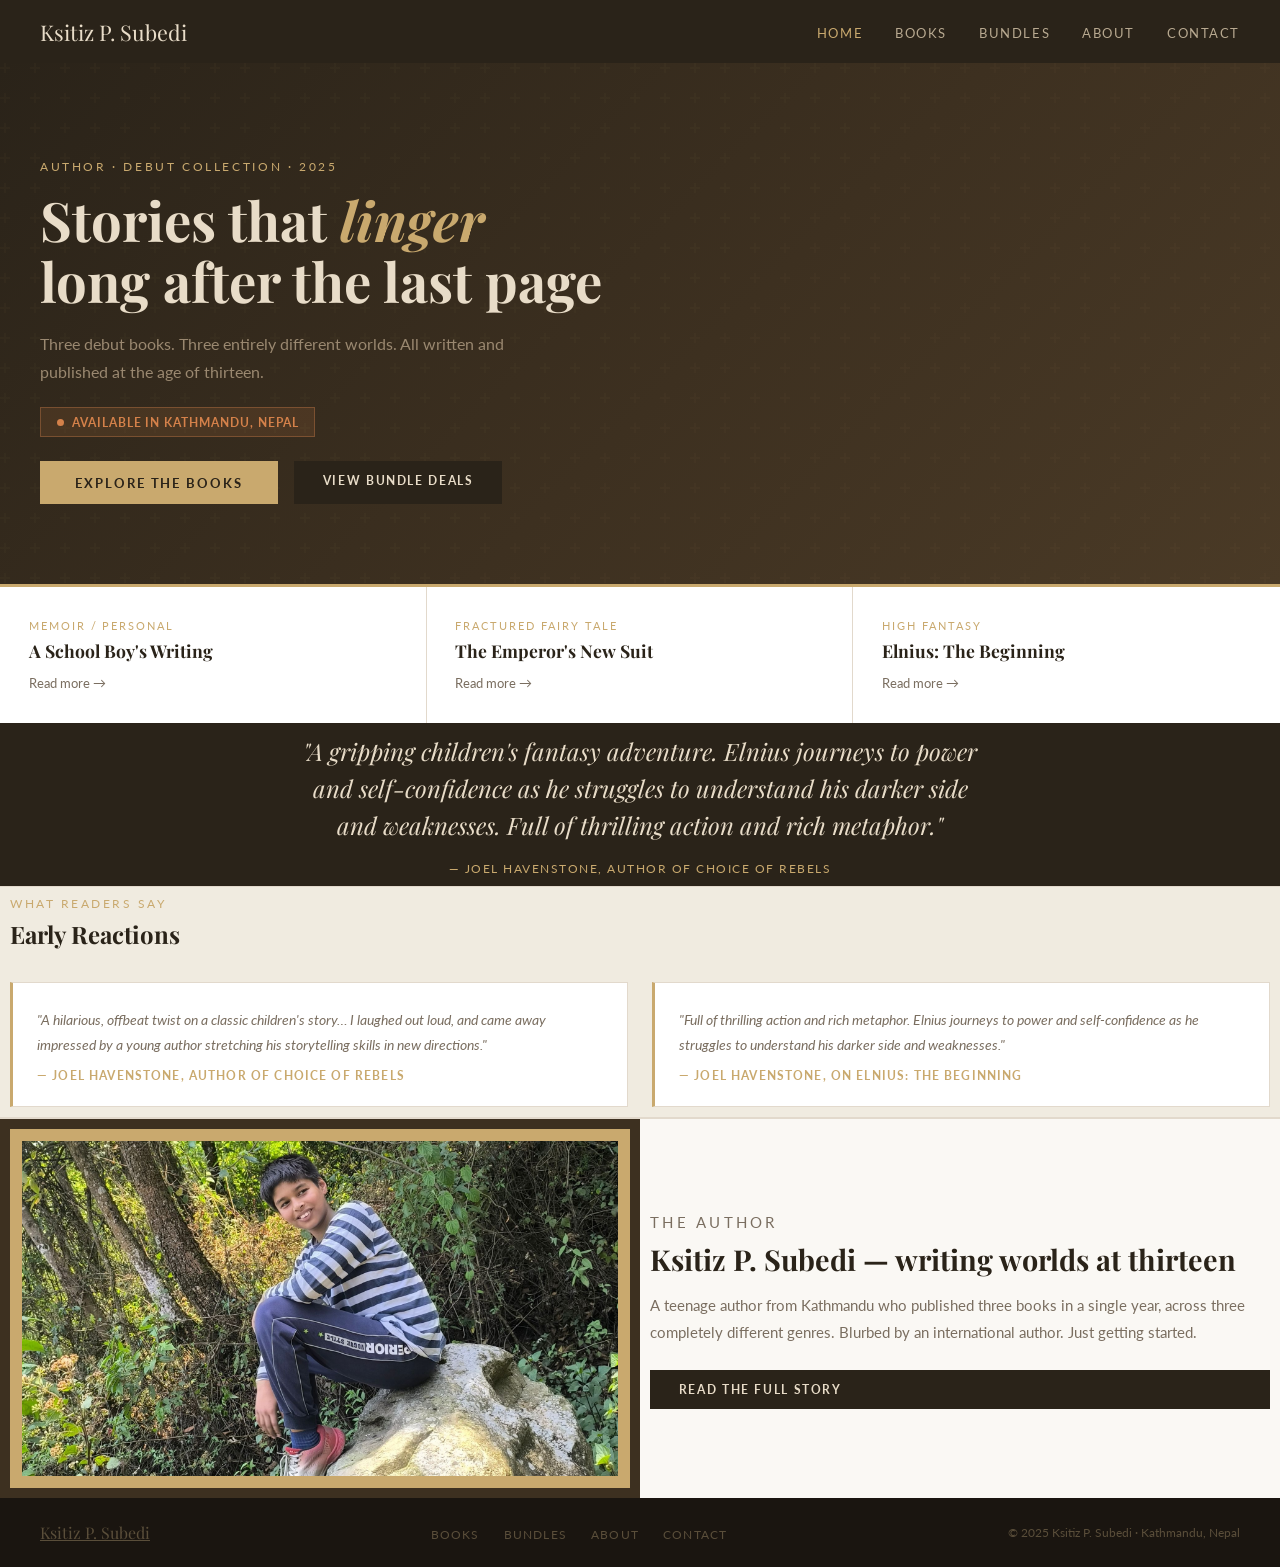
<file: index.html>
<!DOCTYPE html>
<html lang="en">
<head>
  <meta charset="UTF-8"/>
  <meta name="viewport" content="width=device-width, initial-scale=1.0"/>
  <title>Ksitiz P. Subedi — Author</title>
  <meta name="description" content="Ksitiz P. Subedi is a teenage author from Kathmandu, Nepal, who published three debut books across three genres — memoir, fairy tale, and high fantasy — at the age of thirteen."/>

  <!-- Open Graph (WhatsApp / Facebook previews) -->
  <meta property="og:title"       content="Ksitiz P. Subedi — Author"/>
  <meta property="og:description" content="Three debut books. Three entirely different worlds. All published at the age of thirteen. Available in Kathmandu, Nepal."/>
  <meta property="og:image"       content="SchoolBoy.jpg"/>
  <meta property="og:type"        content="website"/>

  <link rel="stylesheet" href="style.css"/>
  <style>
    /* ── HOME HERO ── */
    .home-hero {
      background: linear-gradient(135deg, var(--dark) 0%, var(--dark2) 55%, #4a3a26 100%);
      padding: 6rem 2.5rem 5rem;
      min-height: auto;
      display: flex; align-items: center;
      position: relative; overflow: hidden;
    }
    .home-hero::before {
      content: ''; position: absolute; inset: 0;
      background: url("data:image/svg+xml,%3Csvg width='60' height='60' viewBox='0 0 60 60' xmlns='http://www.w3.org/2000/svg'%3E%3Cg fill='none' fill-rule='evenodd'%3E%3Cg fill='%23c9a96e' fill-opacity='0.03'%3E%3Cpath d='M36 34v-4h-2v4h-4v2h4v4h2v-4h4v-2h-4zm0-30V0h-2v4h-4v2h4v4h2V6h4V4h-4zM6 34v-4H4v4H0v2h4v4h2v-4h4v-2H6zM6 4V0H4v4H0v2h4v4h2V6h4V4H6z'/%3E%3C/g%3E%3C/g%3E%3C/svg%3E");
      pointer-events: none;
    }
    .home-hero-inner { max-width: 640px; position: relative; z-index: 1; }
    .home-eyebrow { font-size: 0.74rem; letter-spacing: 0.22em; text-transform: uppercase; color: var(--gold); margin-bottom: 1rem; }
    .home-title { font-family: 'Playfair Display', serif; font-size: 3.4rem; color: #e8dcc8; line-height: 1.12; margin-bottom: 1.1rem; }
    .home-title em { font-style: italic; color: var(--gold); }
    .home-sub { color: var(--muted); font-size: 1rem; line-height: 1.8; margin-bottom: 1.25rem; max-width: 480px; }
    .home-hero-btns { display: flex; gap: 1rem; flex-wrap: wrap; margin-top: 1.5rem; }

    /* ── BOOKS STRIP ── */
    .books-strip {
      display: grid; grid-template-columns: repeat(auto-fit, minmax(200px, 1fr));
      gap: 0; border-top: 3px solid var(--gold);
    }
    .strip-book {
      padding: 2rem 1.8rem; border-right: 1px solid var(--border);
      background: #fff; cursor: pointer; transition: background 0.2s;
      text-decoration: none; color: inherit; display: block;
    }
    .strip-book:last-child { border-right: none; }
    .strip-book:hover { background: var(--cream2); }
    .strip-genre { font-size: 0.68rem; letter-spacing: 0.18em; text-transform: uppercase; color: var(--gold); margin-bottom: 0.5rem; }
    .strip-title { font-family: 'Playfair Display', serif; font-size: 1.1rem; margin-bottom: 0.4rem; line-height: 1.3; }
    .strip-arrow { font-size: 0.8rem; color: var(--text-mid); margin-top: 0.75rem; }

    /* ── QUOTE BAND ── */
    .quote-band { background: var(--dark); padding: 10px; text-align: center; }
    .quote-text { font-family: 'Playfair Display', serif; font-style: italic; font-size: 1.5rem; color: #e8dcc8; max-width: 680px; margin: 0 auto 1rem; line-height: 1.55; }
    .quote-attr { font-size: 0.78rem; color: var(--gold); letter-spacing: 0.12em; text-transform: uppercase; }

    /* ── ABOUT TEASER ── */
    .about-teaser { display: grid; grid-template-columns: 1fr 1fr; gap: 0; border-top: 1px solid var(--border); }

    .teaser-photo-col {
      background: var(--dark2);
      min-height: auto;
      display: flex; align-items: center; justify-content: center;
      padding: 10px;
    }
    .teaser-photo-frame {
      position: relative;
      width: 100%; max-width: 100%;
    }
    .teaser-photo-frame img {
      display: block; width: 100%; height: auto;
      object-fit: cover;
      border: 12px solid var(--gold);
      position: relative; z-index: 2;
    }
    /* offset shadow-box behind the photo */
    .teaser-photo-border {
      position: absolute;
      top: 0; left: 0;
      right: 0; bottom: 0;
      border: none;
      z-index: 1;
    }

    .teaser-text { padding: 10px; display: flex; flex-direction: column; justify-content: center; }
    .teaser-text .section-label { margin-bottom: 0.4rem; }
    .teaser-text h2 { font-family: 'Playfair Display', serif; font-size: 1.8rem; margin-bottom: 1rem; line-height: 1.2; }
    .teaser-text p { font-size: 0.93rem; color: var(--text-mid); line-height: 1.8; margin-bottom: 1.5rem; }

    /* ── REVIEWS BAND ── */
    .reviews-band { background: var(--cream2); border-top: 1px solid var(--border); border-bottom: 1px solid var(--border); padding: 10px; }
    .reviews-band .section-label { margin-bottom: 0.5rem; }
    .reviews-band h2 { font-family: 'Playfair Display', serif; font-size: 1.5rem; margin-bottom: 2rem; }
    .reviews-grid { display: grid; grid-template-columns: repeat(auto-fit, minmax(260px, 1fr)); gap: 1.5rem; }
    .review-card { background: #fff; border: 1px solid var(--border); border-left: 3px solid var(--gold); padding: 1.5rem; }
    .review-text { font-style: italic; font-size: 0.9rem; color: var(--text-mid); line-height: 1.75; margin-bottom: 0.75rem; }
    .review-author { font-size: 0.72rem; letter-spacing: 0.1em; text-transform: uppercase; color: var(--gold); font-weight: 700; }

    @media (max-width: 768px) {
      .home-title { font-size: 2.4rem; }
      .about-teaser { grid-template-columns: 1fr; }
      .teaser-photo-col { min-height: auto; padding: 10px; }
      .teaser-photo-frame { max-width: 100%; }
    }
    @media (max-width: 500px) {
      .home-hero { padding: 4rem 1.2rem 3rem; }
      .home-title { font-size: 2rem; }
    }
  </style>
</head>
<body>

<!-- NAV -->
<nav>
  <a class="nav-logo" href="index.html">Ksitiz P. Subedi</a>
  <ul class="nav-links">
    <li><a href="index.html" class="active">Home</a></li>
    <li><a href="books.html">Books</a></li>
    <li><a href="bundles.html">Bundles</a></li>
    <li><a href="about.html">About</a></li>
    <li><a href="contact.html">Contact</a></li>
  </ul>
  <button class="nav-hamburger" id="nav-hamburger" aria-label="Open menu" aria-expanded="false">
    <span></span><span></span><span></span>
  </button>
</nav>
<div class="nav-mobile" id="nav-mobile">
  <ul>
    <li><a href="index.html" class="active">Home</a></li>
    <li><a href="books.html">Books</a></li>
    <li><a href="bundles.html">Bundles</a></li>
    <li><a href="about.html">About</a></li>
    <li><a href="contact.html">Contact</a></li>
  </ul>
</div>

<!-- HERO -->
<section class="home-hero">
  <div class="home-hero-inner">
    <p class="home-eyebrow">Author &middot; Debut Collection &middot; 2025</p>
    <h1 class="home-title">Stories that <em>linger</em><br>long after the last page</h1>
    <p class="home-sub">Three debut books. Three entirely different worlds. All written and published at the age of thirteen.</p>
    <div class="avail-badge">
      <span class="avail-dot"></span>
      Available in Kathmandu, Nepal
    </div>
    <div class="home-hero-btns">
      <a href="books.html" class="btn-primary">Explore the Books</a>
      <a href="bundles.html" class="btn-dark">View Bundle Deals</a>
    </div>
  </div>
</section>

<!-- BOOKS STRIP -->
<div class="books-strip">
  <a class="strip-book" href="books.html">
    <p class="strip-genre">Memoir / Personal</p>
    <h3 class="strip-title">A School Boy's Writing</h3>
    <p class="strip-arrow">Read more →</p>
  </a>
  <a class="strip-book" href="books.html">
    <p class="strip-genre">Fractured Fairy Tale</p>
    <h3 class="strip-title">The Emperor's New Suit</h3>
    <p class="strip-arrow">Read more →</p>
  </a>
  <a class="strip-book" href="books.html">
    <p class="strip-genre">High Fantasy</p>
    <h3 class="strip-title">Elnius: The Beginning</h3>
    <p class="strip-arrow">Read more →</p>
  </a>
</div>

<!-- QUOTE BAND -->
<div class="quote-band">
  <p class="quote-text">"A gripping children's fantasy adventure. Elnius journeys to power and self-confidence as he struggles to understand his darker side and weaknesses. Full of thrilling action and rich metaphor."</p>
  <p class="quote-attr">— Joel Havenstone, author of Choice of Rebels</p>
</div>

<!-- REVIEWS BAND -->
<div class="reviews-band">
  <p class="section-label">What Readers Say</p>
  <h2>Early Reactions</h2>
  <div class="reviews-grid">
    <div class="review-card">
      <p class="review-text">"A hilarious, offbeat twist on a classic children's story… I laughed out loud, and came away impressed by a young author stretching his storytelling skills in new directions."</p>
      <p class="review-author">— Joel Havenstone, author of Choice of Rebels</p>
    </div>
    <div class="review-card">
      <p class="review-text">"Full of thrilling action and rich metaphor. Elnius journeys to power and self-confidence as he struggles to understand his darker side and weaknesses."</p>
      <p class="review-author">— Joel Havenstone, on Elnius: The Beginning</p>
    </div>
    <!-- ✏️ Add reader reviews here as you collect them -->
  </div>
</div>

<!-- ABOUT TEASER -->
<div class="about-teaser">
  <div class="teaser-photo-col">
    <div class="teaser-photo-frame">
      <img src="KsitizPhoto.jpg" alt="Ksitiz P. Subedi"/>
      <div class="teaser-photo-border"></div>
    </div>
  </div>
  <div class="teaser-text">
    <p class="section-label">The Author</p>
    <h2>Ksitiz P. Subedi — writing worlds at thirteen</h2>
    <p>A teenage author from Kathmandu who published three books in a single year, across three completely different genres. Blurbed by an international author. Just getting started.</p>
    <a href="about.html" class="btn-dark">Read the Full Story</a>
  </div>
</div>

<!-- FOOTER -->
<footer>
  <a class="footer-logo" href="index.html">Ksitiz P. Subedi</a>
  <ul class="footer-links">
    <li><a href="books.html">Books</a></li>
    <li><a href="bundles.html">Bundles</a></li>
    <li><a href="about.html">About</a></li>
    <li><a href="contact.html">Contact</a></li>
  </ul>
  <p class="footer-copy">&copy; 2025 Ksitiz P. Subedi &middot; Kathmandu, Nepal</p>
</footer>

<script src="nav.js"></script>
</body>
</html>
</file>
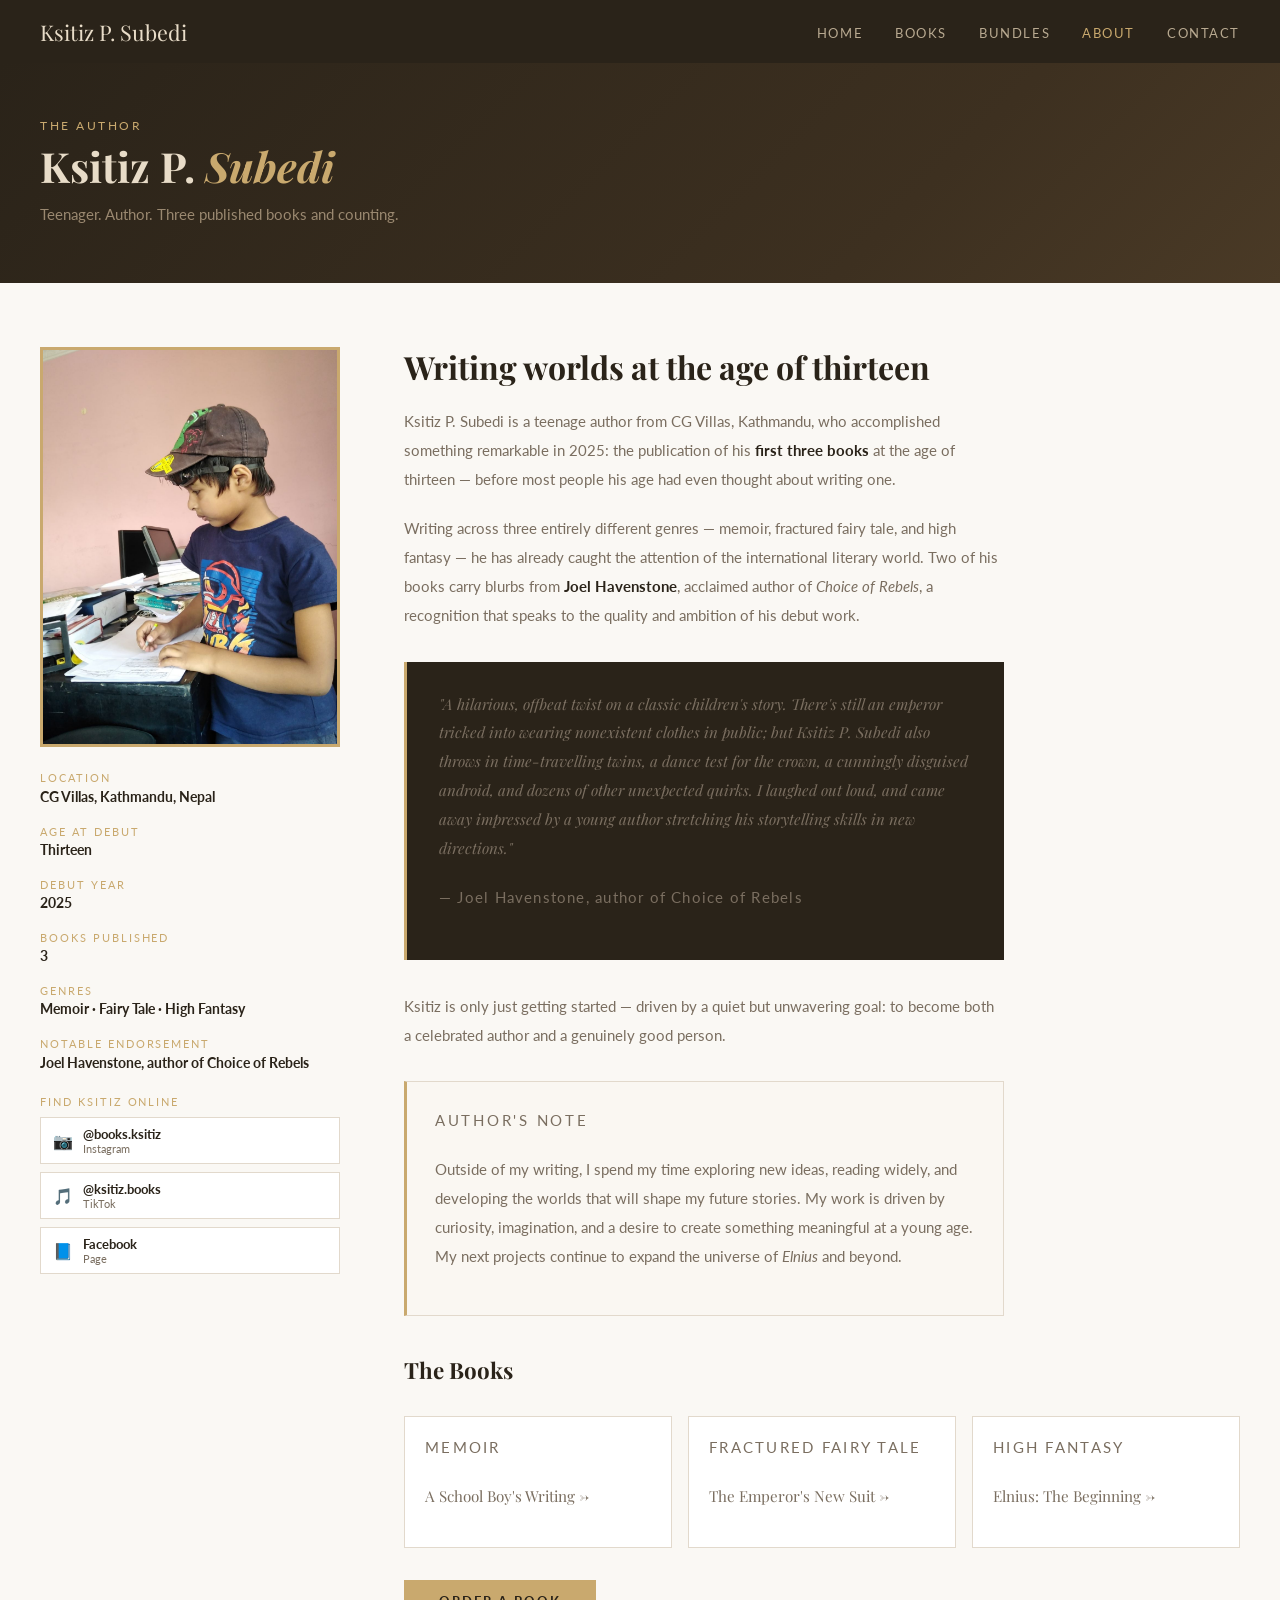
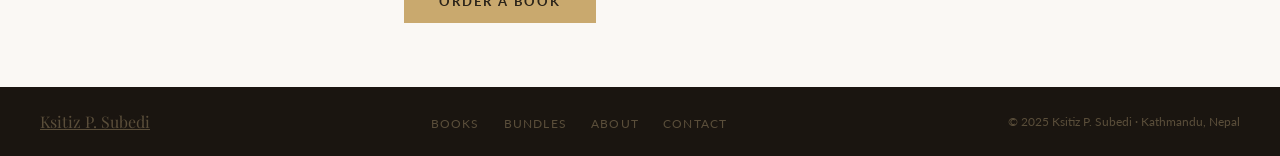
<file: about.html>
<!DOCTYPE html>
<html lang="en">
<head>
  <meta charset="UTF-8"/>
  <meta name="viewport" content="width=device-width, initial-scale=1.0"/>
  <title>About — Ksitiz P. Subedi</title>
  <meta name="description" content="Ksitiz P. Subedi is a teenage author from Kathmandu who published three books at the age of thirteen. Read his story."/>
  <meta property="og:title"       content="About Ksitiz P. Subedi — Author"/>
  <meta property="og:description" content="A teenage author from Kathmandu who published three books across three genres at the age of thirteen."/>
  <meta property="og:image"       content="RarePhoto.jpg"/>
  <meta property="og:type"        content="website"/>
  <link rel="stylesheet" href="style.css"/>
  <style>
    .about-layout {
      display: grid; grid-template-columns: 300px 1fr;
      gap: 4rem; align-items: start;
    }

    /* ── SIDEBAR ── */
    .author-photo-wrap {
      width: 100%; aspect-ratio: 3 / 4;
      background: var(--dark2); border: 3px solid var(--gold);
      margin-bottom: 1.5rem; overflow: hidden;
    }
    .author-photo-wrap img { width: 100%; height: 100%; object-fit: cover; display: block; }

    .sidebar-fact { margin-bottom: 1.25rem; }
    .sidebar-fact-label { font-size: 0.68rem; letter-spacing: 0.18em; text-transform: uppercase; color: var(--gold); margin-bottom: 0.2rem; }
    .sidebar-fact-value { font-size: 0.9rem; color: var(--dark); font-weight: 700; }

    /* Social links in sidebar */
    .sidebar-social { margin-top: 1.5rem; }
    .sidebar-social-label { font-size: 0.68rem; letter-spacing: 0.18em; text-transform: uppercase; color: var(--gold); margin-bottom: 0.6rem; }
    .sidebar-social-links { display: flex; flex-direction: column; gap: 0.5rem; }
    .social-link {
      display: flex; align-items: center; gap: 0.6rem;
      text-decoration: none; color: var(--dark);
      font-size: 0.85rem; padding: 0.5rem 0.75rem;
      background: #fff; border: 1px solid var(--border);
      transition: border-color 0.2s, background 0.2s;
    }
    .social-link:hover { border-color: var(--gold); background: var(--cream2); }
    .social-link-icon { font-size: 1rem; }
    .social-link-handle { font-weight: 700; font-size: 0.8rem; }
    .social-link-platform { font-size: 0.7rem; color: var(--text-mid); }

    /* ── MAIN CONTENT ── */
    .about-content h2 { font-family: 'Playfair Display', serif; font-size: 2rem; margin-bottom: 1.25rem; line-height: 1.25; }
    .about-content p { font-size: 0.95rem; color: var(--text-mid); line-height: 1.9; margin-bottom: 1.25rem; max-width: 600px; }
    .about-content p strong { color: var(--dark); }

    .blurb-card { background: var(--dark); padding: 1.75rem 2rem; margin: 2rem 0; border-left: 3px solid var(--gold); max-width: 600px; }
    .blurb-quote { font-family: 'Playfair Display', serif; font-style: italic; font-size: 1.05rem; color: #e8dcc8; line-height: 1.65; margin-bottom: 0.75rem; }
    .blurb-cite { font-size: 0.78rem; color: var(--gold); letter-spacing: 0.08em; }

    .author-note { background: #faf7f2; border: 1px solid var(--border); border-left: 3px solid var(--gold); padding: 1.5rem 1.75rem; margin: 2rem 0; max-width: 600px; }
    .author-note-label { font-size: 0.7rem; letter-spacing: 0.18em; text-transform: uppercase; color: var(--gold); margin-bottom: 0.6rem; }
    .author-note-text { margin: 0; font-size: 0.95rem; line-height: 1.9; color: var(--text-mid); }

    .books-mini { display: flex; gap: 1rem; flex-wrap: wrap; margin-top: 2rem; }
    .book-mini-card {
      background: #fff; border: 1px solid var(--border);
      padding: 1rem 1.25rem; flex: 1; min-width: 140px;
      text-decoration: none; color: inherit;
      transition: border-color 0.2s, transform 0.2s;
    }
    .book-mini-card:hover { border-color: var(--gold); transform: translateY(-2px); }
    .book-mini-genre { font-size: 0.65rem; letter-spacing: 0.15em; text-transform: uppercase; color: var(--gold); margin-bottom: 0.3rem; }
    .book-mini-title { font-family: 'Playfair Display', serif; font-size: 0.95rem; line-height: 1.3; }

    @media (max-width: 860px) {
      .about-layout { grid-template-columns: 1fr; gap: 2rem; }
      .author-photo-wrap { max-width: 260px; }
      .sidebar-social-links { flex-direction: row; flex-wrap: wrap; }
      .social-link { flex: 1; min-width: 120px; }
    }
  </style>
</head>
<body>

<!-- NAV -->
<nav>
  <a class="nav-logo" href="index.html">Ksitiz P. Subedi</a>
  <ul class="nav-links">
    <li><a href="index.html">Home</a></li>
    <li><a href="books.html">Books</a></li>
    <li><a href="bundles.html">Bundles</a></li>
    <li><a href="about.html" class="active">About</a></li>
    <li><a href="contact.html">Contact</a></li>
  </ul>
  <button class="nav-hamburger" id="nav-hamburger" aria-label="Open menu" aria-expanded="false">
    <span></span><span></span><span></span>
  </button>
</nav>
<div class="nav-mobile" id="nav-mobile">
  <ul>
    <li><a href="index.html">Home</a></li>
    <li><a href="books.html">Books</a></li>
    <li><a href="bundles.html">Bundles</a></li>
    <li><a href="about.html" class="active">About</a></li>
    <li><a href="contact.html">Contact</a></li>
  </ul>
</div>

<!-- PAGE HERO -->
<div class="page-hero">
  <p class="page-hero-label">The Author</p>
  <h1 class="page-hero-title">Ksitiz P. <em>Subedi</em></h1>
  <p class="page-hero-sub">Teenager. Author. Three published books and counting.</p>
</div>

<!-- ABOUT CONTENT -->
<section class="section">
  <div class="about-layout">

    <!-- ═══ LEFT: SIDEBAR ═══ -->
    <div class="about-sidebar">

      <div class="author-photo-wrap">
        <img src="RarePhoto.jpg" alt="Ksitiz P. Subedi"/>
      </div>

      <div class="sidebar-fact">
        <p class="sidebar-fact-label">Location</p>
        <p class="sidebar-fact-value">CG Villas, Kathmandu, Nepal</p>
      </div>
      <div class="sidebar-fact">
        <p class="sidebar-fact-label">Age at Debut</p>
        <p class="sidebar-fact-value">Thirteen</p>
      </div>
      <div class="sidebar-fact">
        <p class="sidebar-fact-label">Debut Year</p>
        <p class="sidebar-fact-value">2025</p>
      </div>
      <div class="sidebar-fact">
        <p class="sidebar-fact-label">Books Published</p>
        <p class="sidebar-fact-value">3</p>
      </div>
      <div class="sidebar-fact">
        <p class="sidebar-fact-label">Genres</p>
        <p class="sidebar-fact-value">Memoir &middot; Fairy Tale &middot; High Fantasy</p>
      </div>
      <div class="sidebar-fact">
        <p class="sidebar-fact-label">Notable Endorsement</p>
        <p class="sidebar-fact-value">Joel Havenstone, author of Choice of Rebels</p>
      </div>

      <!-- Social links -->
      <div class="sidebar-social">
        <p class="sidebar-social-label">Find Ksitiz Online</p>
        <div class="sidebar-social-links">
          <a class="social-link" href="https://www.instagram.com/books.ksitiz/" target="_blank" rel="noopener">
            <span class="social-link-icon">📷</span>
            <div>
              <div class="social-link-handle">@books.ksitiz</div>
              <div class="social-link-platform">Instagram</div>
            </div>
          </a>
          <a class="social-link" href="https://www.tiktok.com/@ksitiz.books" target="_blank" rel="noopener">
            <span class="social-link-icon">🎵</span>
            <div>
              <div class="social-link-handle">@ksitiz.books</div>
              <div class="social-link-platform">TikTok</div>
            </div>
          </a>
          <a class="social-link" href="https://www.facebook.com/profile.php?id=61578355209582" target="_blank" rel="noopener">
            <span class="social-link-icon">📘</span>
            <div>
              <div class="social-link-handle">Facebook</div>
              <div class="social-link-platform">Page</div>
            </div>
          </a>
        </div>
      </div>

    </div><!-- end .about-sidebar -->

    <!-- ═══ RIGHT: MAIN TEXT ═══ -->
    <div class="about-content">

      <h2>Writing worlds at the age of thirteen</h2>

      <p>
        Ksitiz P. Subedi is a teenage author from CG Villas, Kathmandu, who accomplished something remarkable
        in 2025: the publication of his <strong>first three books</strong> at the age of thirteen —
        before most people his age had even thought about writing one.
      </p>

      <p>
        Writing across three entirely different genres — memoir, fractured fairy tale, and high fantasy —
        he has already caught the attention of the international literary world.
        Two of his books carry blurbs from <strong>Joel Havenstone</strong>, acclaimed author of
        <em>Choice of Rebels</em>, a recognition that speaks to the quality and ambition of his debut work.
      </p>

      <div class="blurb-card">
        <p class="blurb-quote">"A hilarious, offbeat twist on a classic children's story. There's still an emperor tricked into wearing nonexistent clothes in public; but Ksitiz P. Subedi also throws in time-travelling twins, a dance test for the crown, a cunningly disguised android, and dozens of other unexpected quirks. I laughed out loud, and came away impressed by a young author stretching his storytelling skills in new directions."</p>
        <p class="blurb-cite">— Joel Havenstone, author of Choice of Rebels</p>
      </div>

      <p>
        Ksitiz is only just getting started — driven by a quiet but unwavering goal:
        to become both a celebrated author and a genuinely good person.
      </p>

      <div class="author-note">
        <p class="author-note-label">Author's Note</p>
        <p class="author-note-text">
          Outside of my writing, I spend my time exploring new ideas, reading widely,
          and developing the worlds that will shape my future stories. My work is driven
          by curiosity, imagination, and a desire to create something meaningful at a young age.
          My next projects continue to expand the universe of <em>Elnius</em> and beyond.
        </p>
      </div>

      <h2 style="margin-top:2.5rem; font-size:1.4rem;">The Books</h2>
      <div class="books-mini">
        <a class="book-mini-card" href="books.html">
          <p class="book-mini-genre">Memoir</p>
          <p class="book-mini-title">A School Boy's Writing &rarr;</p>
        </a>
        <a class="book-mini-card" href="books.html">
          <p class="book-mini-genre">Fractured Fairy Tale</p>
          <p class="book-mini-title">The Emperor's New Suit &rarr;</p>
        </a>
        <a class="book-mini-card" href="books.html">
          <p class="book-mini-genre">High Fantasy</p>
          <p class="book-mini-title">Elnius: The Beginning &rarr;</p>
        </a>
      </div>

      <div style="margin-top:2rem;">
        <a href="contact.html" class="btn-primary">Order a Book</a>
      </div>

    </div><!-- end .about-content -->

  </div><!-- end .about-layout -->
</section>

<!-- FOOTER -->
<footer>
  <a class="footer-logo" href="index.html">Ksitiz P. Subedi</a>
  <ul class="footer-links">
    <li><a href="books.html">Books</a></li>
    <li><a href="bundles.html">Bundles</a></li>
    <li><a href="about.html">About</a></li>
    <li><a href="contact.html">Contact</a></li>
  </ul>
  <p class="footer-copy">&copy; 2025 Ksitiz P. Subedi &middot; Kathmandu, Nepal</p>
</footer>

<script src="nav.js"></script>
</body>
</html>
</file>
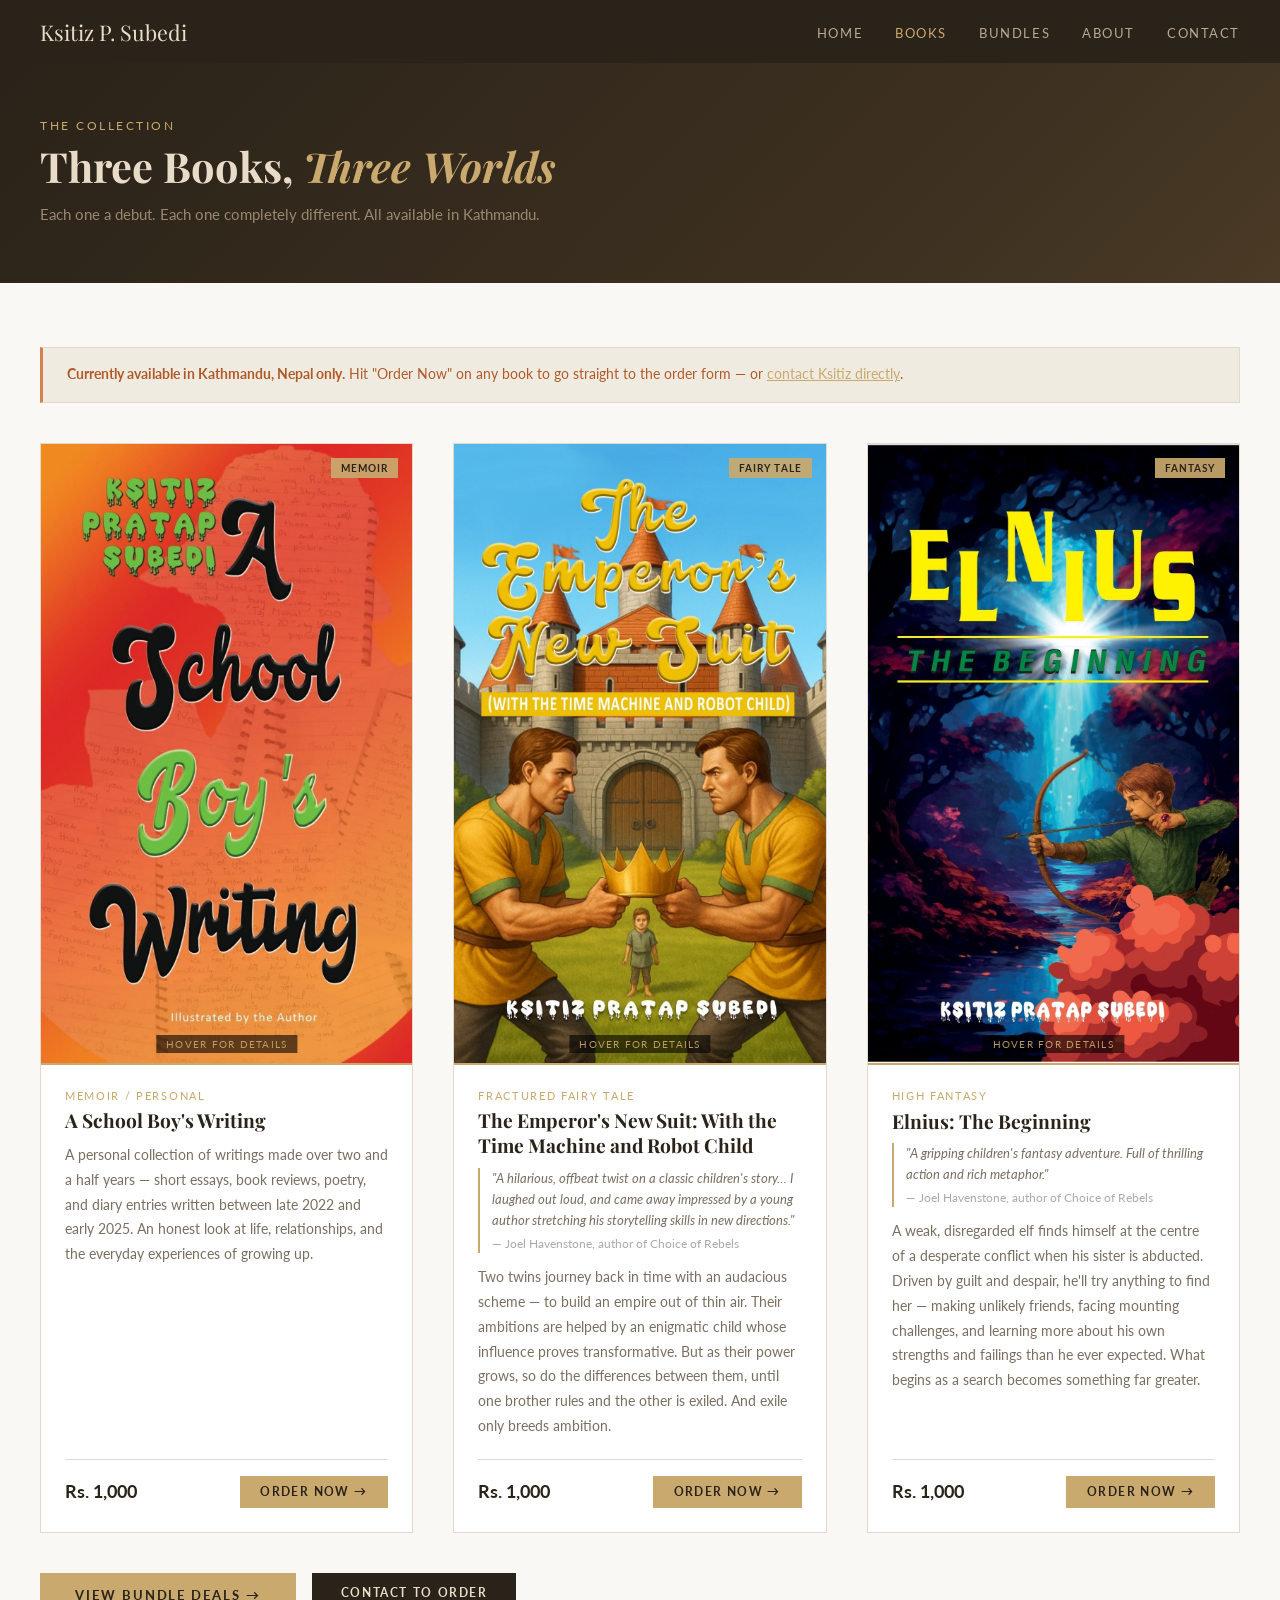
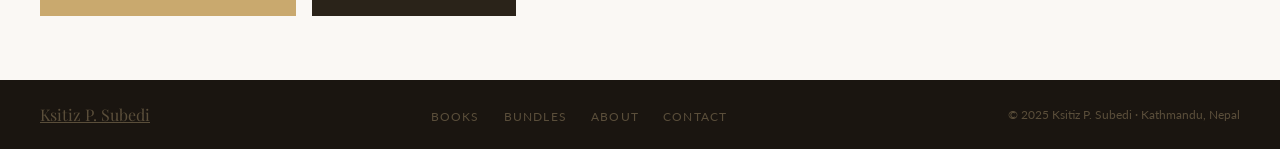
<file: books.html>
<!DOCTYPE html>
<html lang="en">
<head>
  <meta charset="UTF-8"/>
  <meta name="viewport" content="width=device-width, initial-scale=1.0"/>
  <title>Books — Ksitiz P. Subedi</title>
  <meta name="description" content="Browse the three debut books by Ksitiz P. Subedi — a memoir, a fractured fairy tale, and a high fantasy novel. Available in Kathmandu, Nepal."/>
  <meta property="og:title"       content="Books — Ksitiz P. Subedi"/>
  <meta property="og:description" content="Three debut books across three genres. Available in Kathmandu, Nepal."/>
  <meta property="og:image"       content="Elnius.jpg"/>
  <meta property="og:type"        content="website"/>
  <link rel="stylesheet" href="style.css"/>
  <style>
    .books-grid {
      display: grid;
      grid-template-columns: repeat(auto-fit, minmax(300px, 1fr));
      gap: 2.5rem;
    }
    .book-card {
      background: #fff; border: 1px solid var(--border);
      overflow: hidden; transition: transform 0.2s, box-shadow 0.2s;
      display: flex; flex-direction: column;
    }
    .book-card:hover { transform: translateY(-5px); box-shadow: 0 14px 36px rgba(42,35,25,0.13); }

    /* ── COVER: real image front, gradient back ── */
    .book-cover-wrap {
      aspect-ratio: 3 / 5; width: 100%;
      perspective: 1000px; cursor: pointer; flex-shrink: 0;
    }
    .book-cover-inner {
      position: relative; width: 100%; height: 100%;
      transform-style: preserve-3d;
      transition: transform 0.7s cubic-bezier(0.4, 0.2, 0.2, 1);
    }
    .book-cover-wrap:hover .book-cover-inner { transform: rotateY(180deg); }

    .cover-front, .cover-back {
      position: absolute; inset: 0;
      backface-visibility: hidden; -webkit-backface-visibility: hidden;
      display: flex; align-items: center; justify-content: center;
    }

    /* FRONT = real cover photo */
    .cover-front {
      z-index: 2; overflow: hidden;
      background: #1a1510;
    }
    .cover-front img {
      width: 100%; height: 100%; object-fit: cover; display: block;
    }

    /* Hover hint on front */
    .cover-hint {
      position: absolute; bottom: 10px; left: 50%; transform: translateX(-50%);
      background: rgba(0,0,0,0.6); color: rgba(201,169,110,0.9);
      font-size: 0.65rem; letter-spacing: 0.12em; text-transform: uppercase;
      padding: 3px 10px; white-space: nowrap;
      opacity: 1; transition: opacity 0.3s; pointer-events: none; z-index: 4;
    }
    .book-cover-wrap:hover .cover-hint { opacity: 0; }

    .cover-genre-badge {
      position: absolute; top: 14px; right: 14px;
      background: rgba(201,169,110,0.92); color: #2a2319;
      font-size: 0.65rem; font-weight: 700; letter-spacing: 0.1em;
      text-transform: uppercase; padding: 4px 10px; z-index: 3; pointer-events: none;
    }

    /* BACK = gradient + title info */
    .cover-back { transform: rotateY(180deg); }
    .cover-1 { background: linear-gradient(155deg, #1a1a2e 0%, #16213e 50%, #0f3460 100%); }
    .cover-2 { background: linear-gradient(155deg, #2d1b2e 0%, #6b3050 50%, #b05070 100%); }
    .cover-3 { background: linear-gradient(155deg, #0d2618 0%, #1a4a2a 50%, #2d7a3a 100%); }
    .cover-inner { text-align: center; padding: 2rem; }
    .cover-title { font-family: 'Playfair Display', serif; font-size: 1.05rem; color: rgba(232,220,200,0.92); line-height: 1.35; margin-bottom: 0.5rem; }
    .cover-line { width: 36px; height: 1px; background: rgba(201,169,110,0.55); margin: 0.65rem auto; }
    .cover-author-name { font-size: 0.68rem; letter-spacing: 0.15em; text-transform: uppercase; color: rgba(201,169,110,0.65); }

    /* ── BODY ── */
    .book-body { padding: 1.5rem; border-top: 2px solid var(--gold); display: flex; flex-direction: column; flex-grow: 1; }
    .book-genre-lbl { font-size: 0.7rem; letter-spacing: 0.15em; text-transform: uppercase; color: var(--gold); margin-bottom: 0.4rem; }
    .book-title { font-family: 'Playfair Display', serif; font-size: 1.2rem; line-height: 1.3; margin-bottom: 0.6rem; }
    .book-blurb { font-style: italic; font-size: 0.82rem; color: var(--text-mid); border-left: 2px solid var(--gold); padding-left: 0.75rem; margin-bottom: 0.75rem; line-height: 1.6; }
    .book-blurb cite { font-style: normal; font-size: 0.72rem; display: block; margin-top: 0.25rem; color: #aaa; }
    .book-desc { font-size: 0.87rem; color: var(--text-mid); line-height: 1.78; margin-bottom: 1.25rem; flex-grow: 1; }

    .book-footer { display: flex; align-items: center; justify-content: space-between; margin-top: auto; padding-top: 1rem; border-top: 1px solid var(--border); }
    .book-price { font-size: 1.1rem; font-weight: 700; }
    .btn-order {
      background: var(--gold); color: var(--dark); border: none;
      padding: 0.6rem 1.3rem; font-size: 0.72rem; font-weight: 700;
      letter-spacing: 0.12em; text-transform: uppercase; cursor: pointer;
      transition: background 0.2s; white-space: nowrap; text-decoration: none;
      display: inline-block;
    }
    .btn-order:hover { background: var(--gold-light); }

    .avail-note {
      background: var(--cream2); border: 1px solid var(--border);
      border-left: 3px solid var(--red-avail);
      padding: 1rem 1.5rem; margin-bottom: 2.5rem;
      font-size: 0.85rem; color: #b05a2a; line-height: 1.6;
    }
  </style>
</head>
<body>

<!-- NAV -->
<nav>
  <a class="nav-logo" href="index.html">Ksitiz P. Subedi</a>
  <ul class="nav-links">
    <li><a href="index.html">Home</a></li>
    <li><a href="books.html" class="active">Books</a></li>
    <li><a href="bundles.html">Bundles</a></li>
    <li><a href="about.html">About</a></li>
    <li><a href="contact.html">Contact</a></li>
  </ul>
  <button class="nav-hamburger" id="nav-hamburger" aria-label="Open menu" aria-expanded="false">
    <span></span><span></span><span></span>
  </button>
</nav>
<div class="nav-mobile" id="nav-mobile">
  <ul>
    <li><a href="index.html">Home</a></li>
    <li><a href="books.html" class="active">Books</a></li>
    <li><a href="bundles.html">Bundles</a></li>
    <li><a href="about.html">About</a></li>
    <li><a href="contact.html">Contact</a></li>
  </ul>
</div>

<!-- PAGE HERO -->
<div class="page-hero">
  <p class="page-hero-label">The Collection</p>
  <h1 class="page-hero-title">Three Books, <em>Three Worlds</em></h1>
  <p class="page-hero-sub">Each one a debut. Each one completely different. All available in Kathmandu.</p>
</div>

<!-- BOOKS -->
<section class="section">
  <div class="avail-note">
    <strong>Currently available in Kathmandu, Nepal only.</strong> Hit "Order Now" on any book to go straight to the order form — or <a href="contact.html" style="color:var(--gold);">contact Ksitiz directly</a>.
  </div>

  <div class="books-grid">

    <!-- ══ BOOK 1: MEMOIR ══ -->
    <div class="book-card">
      <div class="book-cover-wrap">
        <div class="book-cover-inner">
          <!-- FRONT: real cover -->
          <div class="cover-front">
            <img src="SchoolBoy.jpg" alt="A School Boy's Writing cover"/>
            <div class="cover-genre-badge">Memoir</div>
            <div class="cover-hint">Hover for details</div>
          </div>
          <!-- BACK: gradient info -->
          <div class="cover-back cover-1">
            <div class="cover-inner">
              <div class="cover-title">A School Boy's Writing</div>
              <div class="cover-line"></div>
              <div class="cover-author-name">Ksitiz P. Subedi</div>
            </div>
          </div>
        </div>
      </div>
      <div class="book-body">
        <p class="book-genre-lbl">Memoir / Personal</p>
        <h2 class="book-title">A School Boy's Writing</h2>
        <p class="book-desc">A personal collection of writings made over two and a half years — short essays, book reviews, poetry, and diary entries written between late 2022 and early 2025. An honest look at life, relationships, and the everyday experiences of growing up.</p>
        <div class="book-footer">
          <span class="book-price">Rs.&nbsp;1,000</span>
          <a class="btn-order" href="contact.html?book=memoir">Order Now →</a>
        </div>
      </div>
    </div>

    <!-- ══ BOOK 2: FAIRY TALE ══ -->
    <div class="book-card">
      <div class="book-cover-wrap">
        <div class="book-cover-inner">
          <!-- FRONT: real cover -->
          <div class="cover-front">
            <img src="Emperor.jpg" alt="The Emperor's New Suit cover"/>
            <div class="cover-genre-badge">Fairy Tale</div>
            <div class="cover-hint">Hover for details</div>
          </div>
          <!-- BACK: gradient info -->
          <div class="cover-back cover-2">
            <div class="cover-inner">
              <div class="cover-title">The Emperor's New Suit: With the Time Machine and Robot Child</div>
              <div class="cover-line"></div>
              <div class="cover-author-name">Ksitiz P. Subedi</div>
            </div>
          </div>
        </div>
      </div>
      <div class="book-body">
        <p class="book-genre-lbl">Fractured Fairy Tale</p>
        <h2 class="book-title">The Emperor's New Suit: With the Time Machine and Robot Child</h2>
        <div class="book-blurb">
          "A hilarious, offbeat twist on a classic children's story… I laughed out loud, and came away impressed by a young author stretching his storytelling skills in new directions."
          <cite>— Joel Havenstone, author of Choice of Rebels</cite>
        </div>
        <p class="book-desc">Two twins journey back in time with an audacious scheme — to build an empire out of thin air. Their ambitions are helped by an enigmatic child whose influence proves transformative. But as their power grows, so do the differences between them, until one brother rules and the other is exiled. And exile only breeds ambition.</p>
        <div class="book-footer">
          <span class="book-price">Rs.&nbsp;1,000</span>
          <a class="btn-order" href="contact.html?book=fairytale">Order Now →</a>
        </div>
      </div>
    </div>

    <!-- ══ BOOK 3: FANTASY ══ -->
    <div class="book-card">
      <div class="book-cover-wrap">
        <div class="book-cover-inner">
          <!-- FRONT: real cover -->
          <div class="cover-front">
            <img src="Elnius.jpg" alt="Elnius: The Beginning cover"/>
            <div class="cover-genre-badge">Fantasy</div>
            <div class="cover-hint">Hover for details</div>
          </div>
          <!-- BACK: gradient info -->
          <div class="cover-back cover-3">
            <div class="cover-inner">
              <div class="cover-title">Elnius: The Beginning</div>
              <div class="cover-line"></div>
              <div class="cover-author-name">Ksitiz P. Subedi</div>
            </div>
          </div>
        </div>
      </div>
      <div class="book-body">
        <p class="book-genre-lbl">High Fantasy</p>
        <h2 class="book-title">Elnius: The Beginning</h2>
        <div class="book-blurb">
          "A gripping children's fantasy adventure. Full of thrilling action and rich metaphor."
          <cite>— Joel Havenstone, author of Choice of Rebels</cite>
        </div>
        <p class="book-desc">A weak, disregarded elf finds himself at the centre of a desperate conflict when his sister is abducted. Driven by guilt and despair, he'll try anything to find her — making unlikely friends, facing mounting challenges, and learning more about his own strengths and failings than he ever expected. What begins as a search becomes something far greater.</p>
        <div class="book-footer">
          <span class="book-price">Rs.&nbsp;1,000</span>
          <a class="btn-order" href="contact.html?book=fantasy">Order Now →</a>
        </div>
      </div>
    </div>

  </div>

  <div style="margin-top:2.5rem; display:flex; gap:1rem; flex-wrap:wrap;">
    <a href="bundles.html" class="btn-primary">View Bundle Deals →</a>
    <a href="contact.html" class="btn-dark">Contact to Order</a>
  </div>
</section>

<!-- FOOTER -->
<footer>
  <a class="footer-logo" href="index.html">Ksitiz P. Subedi</a>
  <ul class="footer-links">
    <li><a href="books.html">Books</a></li>
    <li><a href="bundles.html">Bundles</a></li>
    <li><a href="about.html">About</a></li>
    <li><a href="contact.html">Contact</a></li>
  </ul>
  <p class="footer-copy">&copy; 2025 Ksitiz P. Subedi &middot; Kathmandu, Nepal</p>
</footer>

<script src="nav.js"></script>
</body>
</html>
</file>
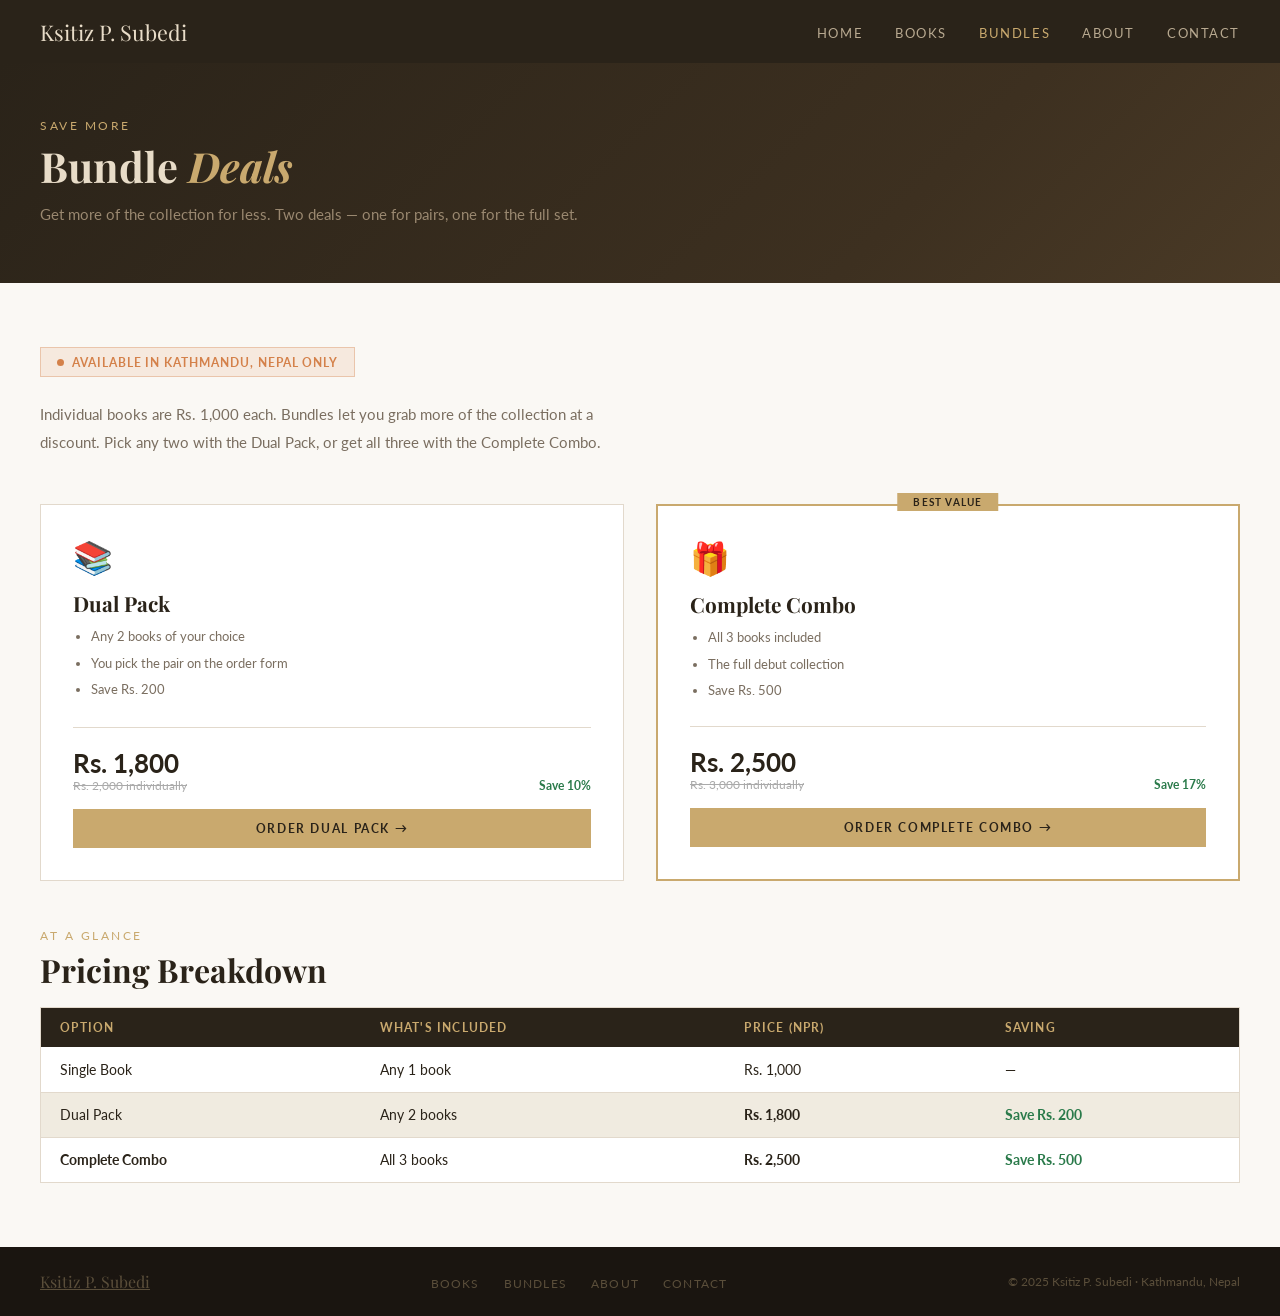
<file: bundles.html>
<!DOCTYPE html>
<html lang="en">
<head>
  <meta charset="UTF-8"/>
  <meta name="viewport" content="width=device-width, initial-scale=1.0"/>
  <title>Bundle Deals — Ksitiz P. Subedi</title>
  <meta name="description" content="Save on Ksitiz P. Subedi's books with the Dual Pack (any 2 for Rs. 1,800) or the Complete Combo (all 3 for Rs. 2,500). Available in Kathmandu, Nepal."/>
  <meta property="og:title"       content="Bundle Deals — Ksitiz P. Subedi"/>
  <meta property="og:description" content="Dual Pack (any 2) for Rs. 1,800 or all 3 books for Rs. 2,500. Save up to Rs. 500."/>
  <meta property="og:image"       content="Elnius.jpg"/>
  <meta property="og:type"        content="website"/>
  <link rel="stylesheet" href="style.css"/>
  <style>
    .bundles-intro { max-width: 580px; margin-bottom: 3rem; }
    .bundles-intro p { font-size: 0.95rem; color: var(--text-mid); line-height: 1.8; }

    .bundles-grid { display: grid; grid-template-columns: repeat(auto-fit, minmax(260px, 1fr)); gap: 2rem; margin-bottom: 3rem; }

    .bundle-card {
      background: #fff; border: 1px solid var(--border);
      padding: 2rem; position: relative; cursor: pointer;
      transition: transform 0.2s, box-shadow 0.2s;
      display: flex; flex-direction: column;
    }
    .bundle-card:hover { transform: translateY(-4px); box-shadow: 0 10px 30px rgba(42,35,25,0.1); }
    .bundle-card.featured { border: 2px solid var(--gold); }
    .best-badge {
      position: absolute; top: -13px; left: 50%; transform: translateX(-50%);
      background: var(--gold); color: var(--dark); font-size: 0.65rem;
      font-weight: 700; letter-spacing: 0.12em; text-transform: uppercase;
      padding: 3px 16px; white-space: nowrap;
    }
    .bundle-icon { font-size: 2rem; margin-bottom: 0.75rem; }
    .bundle-name { font-family: 'Playfair Display', serif; font-size: 1.3rem; margin-bottom: 0.5rem; }
    .bundle-includes {
      font-size: 0.84rem; color: var(--text-mid); line-height: 1.75;
      margin-bottom: 1.25rem; padding-bottom: 1.25rem; border-bottom: 1px solid var(--border);
      flex-grow: 1;
    }
    .bundle-includes li { margin-left: 1.1rem; margin-bottom: 0.2rem; }
    .bundle-price-row { display: flex; align-items: flex-end; justify-content: space-between; margin-bottom: 1rem; }
    .bundle-price { font-size: 1.6rem; font-weight: 700; }
    .bundle-save { font-size: 0.78rem; color: #2a7a4a; font-weight: 700; }
    .bundle-vs { font-size: 0.75rem; color: #aaa; text-decoration: line-through; }
    .btn-bundle {
      display: block; width: 100%; background: var(--gold); color: var(--dark); border: none;
      padding: 0.75rem; font-size: 0.78rem; font-weight: 700;
      letter-spacing: 0.13em; text-transform: uppercase; cursor: pointer;
      transition: background 0.2s; text-decoration: none; text-align: center;
    }
    .btn-bundle:hover { background: var(--gold-light); }

    .price-table {
      background: #fff; border: 1px solid var(--border);
      border-collapse: collapse; width: 100%; margin-top: 1rem;
    }
    .price-table th {
      background: var(--dark); color: var(--gold); padding: 0.75rem 1.2rem;
      font-size: 0.75rem; letter-spacing: 0.1em; text-transform: uppercase;
      text-align: left; font-weight: 700;
    }
    .price-table td { padding: 0.85rem 1.2rem; font-size: 0.88rem; border-bottom: 1px solid var(--border); }
    .price-table tr:last-child td { border-bottom: none; }
    .price-table tr:nth-child(even) td { background: var(--cream2); }
    .saving { color: #2a7a4a; font-weight: 700; font-size: 0.82rem; }
  </style>
</head>
<body>

<!-- NAV -->
<nav>
  <a class="nav-logo" href="index.html">Ksitiz P. Subedi</a>
  <ul class="nav-links">
    <li><a href="index.html">Home</a></li>
    <li><a href="books.html">Books</a></li>
    <li><a href="bundles.html" class="active">Bundles</a></li>
    <li><a href="about.html">About</a></li>
    <li><a href="contact.html">Contact</a></li>
  </ul>
  <button class="nav-hamburger" id="nav-hamburger" aria-label="Open menu" aria-expanded="false">
    <span></span><span></span><span></span>
  </button>
</nav>
<div class="nav-mobile" id="nav-mobile">
  <ul>
    <li><a href="index.html">Home</a></li>
    <li><a href="books.html">Books</a></li>
    <li><a href="bundles.html" class="active">Bundles</a></li>
    <li><a href="about.html">About</a></li>
    <li><a href="contact.html">Contact</a></li>
  </ul>
</div>

<!-- PAGE HERO -->
<div class="page-hero">
  <p class="page-hero-label">Save More</p>
  <h1 class="page-hero-title">Bundle <em>Deals</em></h1>
  <p class="page-hero-sub">Get more of the collection for less. Two deals — one for pairs, one for the full set.</p>
</div>

<!-- BUNDLES -->
<section class="section">
  <div class="bundles-intro">
    <div class="avail-badge" style="margin-bottom:1.5rem;">
      <span class="avail-dot"></span>
      Available in Kathmandu, Nepal only
    </div>
    <p>Individual books are Rs.&nbsp;1,000 each. Bundles let you grab more of the collection at a discount. Pick any two with the Dual Pack, or get all three with the Complete Combo.</p>
  </div>

  <div class="bundles-grid">

    <!-- DUAL PACK -->
    <div class="bundle-card">
      <div class="bundle-icon">📚</div>
      <h2 class="bundle-name">Dual Pack</h2>
      <ul class="bundle-includes">
        <li>Any 2 books of your choice</li>
        <li>You pick the pair on the order form</li>
        <li>Save Rs.&nbsp;200</li>
      </ul>
      <div class="bundle-price-row">
        <div>
          <div class="bundle-price">Rs.&nbsp;1,800</div>
          <div class="bundle-vs">Rs.&nbsp;2,000 individually</div>
        </div>
        <div class="bundle-save">Save 10%</div>
      </div>
      <a class="btn-bundle" href="contact.html?bundle=dual">Order Dual Pack →</a>
    </div>

    <!-- COMPLETE COMBO -->
    <div class="bundle-card featured">
      <div class="best-badge">Best Value</div>
      <div class="bundle-icon">🎁</div>
      <h2 class="bundle-name">Complete Combo</h2>
      <ul class="bundle-includes">
        <li>All 3 books included</li>
        <li>The full debut collection</li>
        <li>Save Rs.&nbsp;500</li>
      </ul>
      <div class="bundle-price-row">
        <div>
          <div class="bundle-price">Rs.&nbsp;2,500</div>
          <div class="bundle-vs">Rs.&nbsp;3,000 individually</div>
        </div>
        <div class="bundle-save">Save 17%</div>
      </div>
      <a class="btn-bundle" href="contact.html?bundle=combo">Order Complete Combo →</a>
    </div>

  </div>

  <!-- PRICING TABLE -->
  <p class="section-label">At a Glance</p>
  <h2 class="section-title" style="margin-bottom:1rem;">Pricing Breakdown</h2>
  <table class="price-table">
    <thead>
      <tr>
        <th>Option</th>
        <th>What's Included</th>
        <th>Price (NPR)</th>
        <th>Saving</th>
      </tr>
    </thead>
    <tbody>
      <tr>
        <td>Single Book</td>
        <td>Any 1 book</td>
        <td>Rs. 1,000</td>
        <td>—</td>
      </tr>
      <tr>
        <td>Dual Pack</td>
        <td>Any 2 books</td>
        <td><strong>Rs. 1,800</strong></td>
        <td class="saving">Save Rs. 200</td>
      </tr>
      <tr>
        <td><strong>Complete Combo</strong></td>
        <td>All 3 books</td>
        <td><strong>Rs. 2,500</strong></td>
        <td class="saving">Save Rs. 500</td>
      </tr>
    </tbody>
  </table>
</section>

<!-- FOOTER -->
<footer>
  <a class="footer-logo" href="index.html">Ksitiz P. Subedi</a>
  <ul class="footer-links">
    <li><a href="books.html">Books</a></li>
    <li><a href="bundles.html">Bundles</a></li>
    <li><a href="about.html">About</a></li>
    <li><a href="contact.html">Contact</a></li>
  </ul>
  <p class="footer-copy">&copy; 2025 Ksitiz P. Subedi &middot; Kathmandu, Nepal</p>
</footer>

<script src="nav.js"></script>
</body>
</html>
</file>
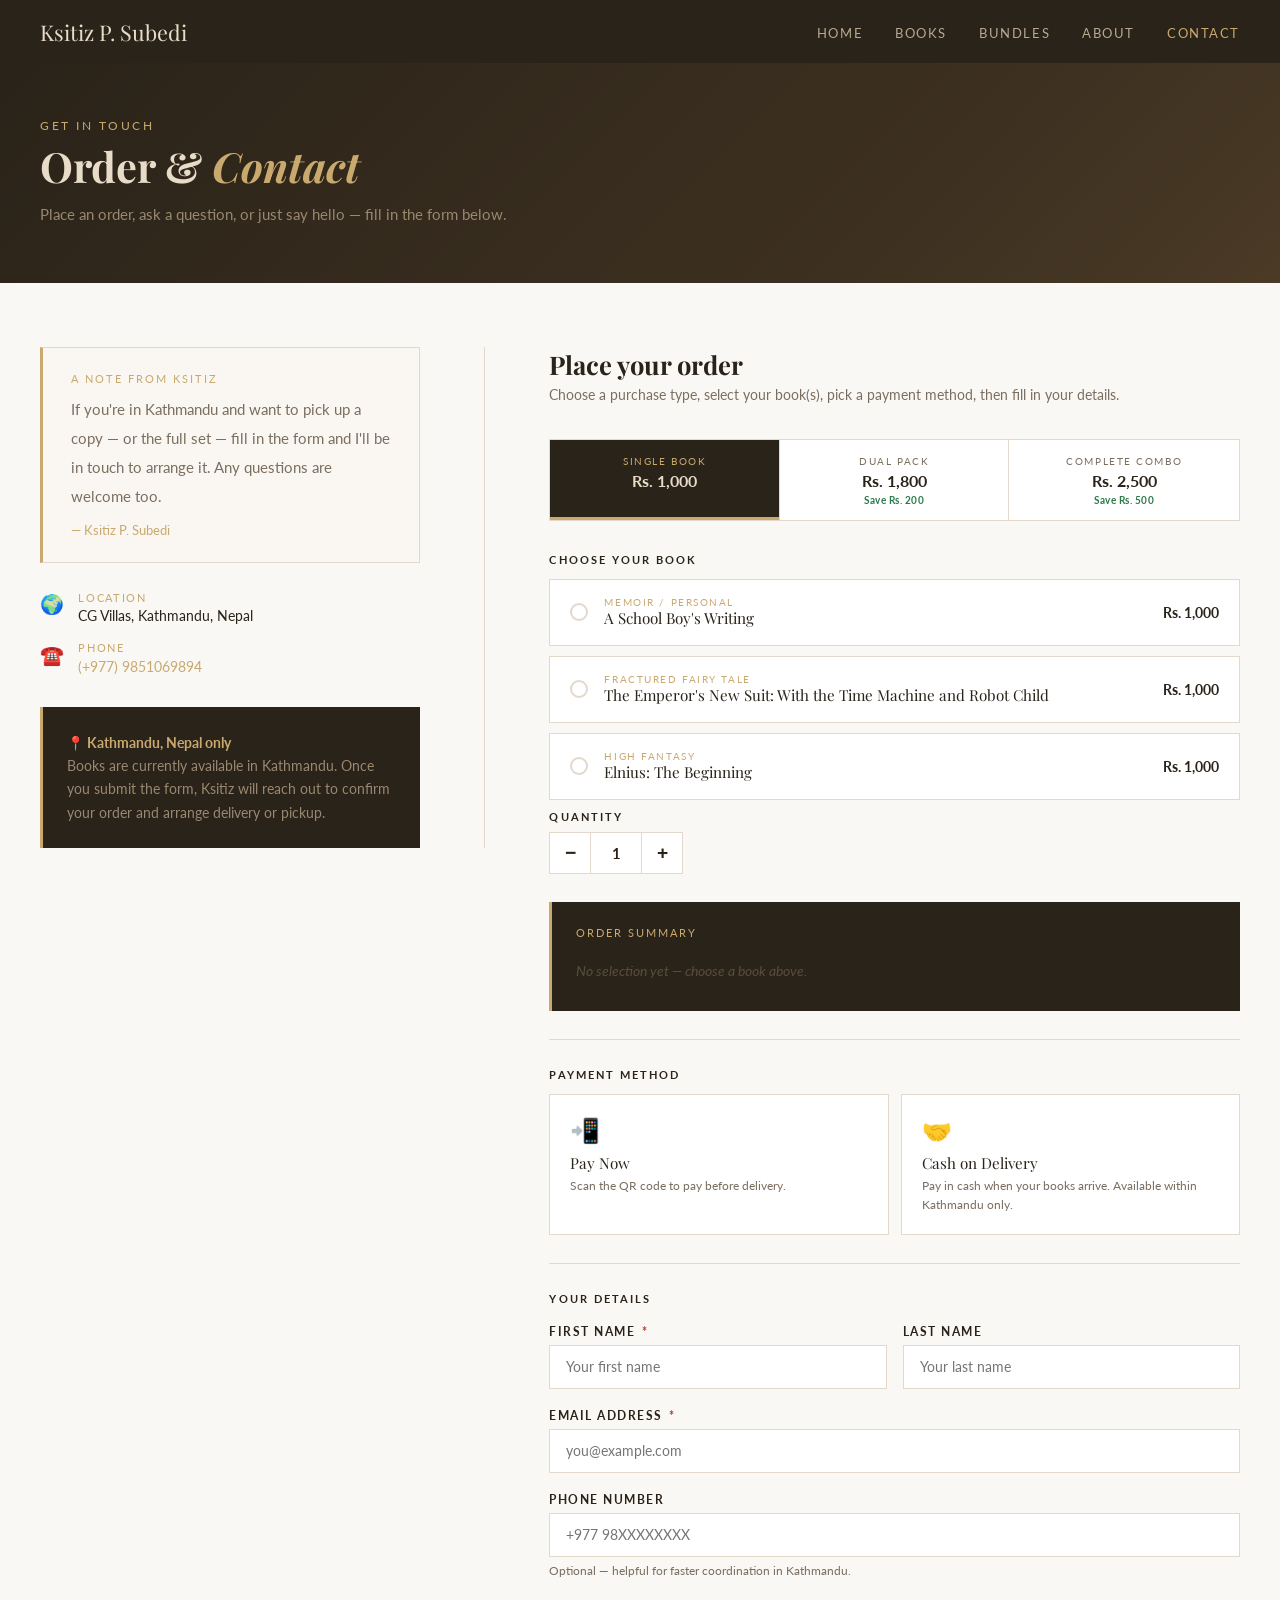
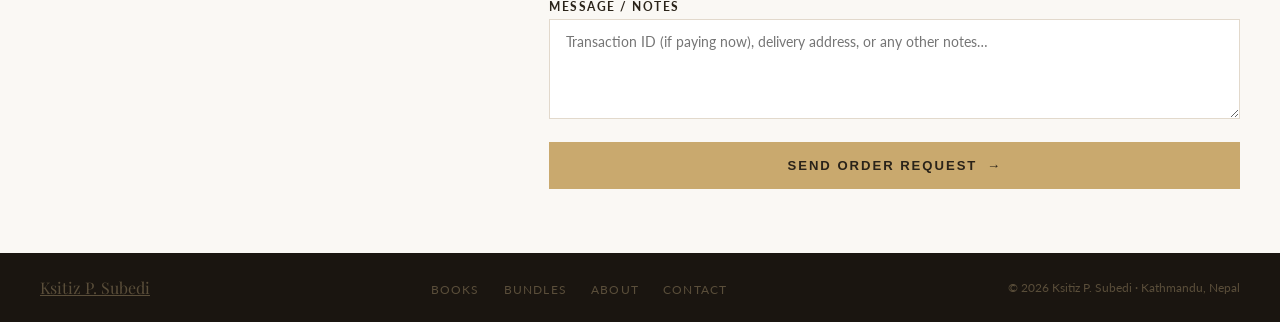
<file: contact.html>
<!DOCTYPE html>
<html lang="en">
<head>
  <meta charset="UTF-8"/>
  <meta name="viewport" content="width=device-width, initial-scale=1.0"/>
  <title>Contact — Ksitiz P. Subedi</title>
  <link rel="stylesheet" href="style.css"/>
  <style>
    /* ── LAYOUT ── */
    .contact-layout {
      display: grid;
      grid-template-columns: 1fr 1.55fr;
      gap: 4rem;
      align-items: start;
    }
    .contact-info {
      border-right: 1px solid var(--border);
      padding-right: 4rem;
    }

    /* ── LEFT PANEL ── */
    .author-note {
      background: #faf7f2;
      border: 1px solid var(--border);
      border-left: 3px solid var(--gold);
      padding: 1.5rem 1.75rem;
      margin-bottom: 1.75rem;
    }
    .author-note-label {
      font-size: 0.7rem; letter-spacing: 0.18em;
      text-transform: uppercase; color: var(--gold); margin-bottom: 0.6rem;
    }
    .author-note-text { margin: 0 0 0.5rem; font-size: 0.95rem; line-height: 1.9; color: var(--text-mid); }
    .author-note cite { font-size: 0.8rem; color: var(--gold); font-style: normal; }

    .contact-detail { display: flex; gap: 0.9rem; align-items: flex-start; margin-bottom: 1.1rem; }
    .contact-detail-icon { font-size: 1.2rem; flex-shrink: 0; margin-top: 0.1rem; }
    .contact-detail-label { font-size: 0.68rem; letter-spacing: 0.15em; text-transform: uppercase; color: var(--gold); margin-bottom: 0.2rem; }
    .contact-detail-value { font-size: 0.9rem; color: var(--dark); }
    .contact-detail-value a { color: var(--gold); text-decoration: none; }
    .contact-detail-value a:hover { text-decoration: underline; }

    .avail-box {
      background: var(--dark); padding: 1.5rem;
      border-left: 3px solid var(--gold); margin-top: 2rem;
    }
    .avail-box p { font-size: 0.86rem; color: var(--muted); line-height: 1.7; margin: 0; }
    .avail-box strong { color: var(--gold); }

    /* ── FORM SECTION HEADER ── */
    .form-section-heading {
      font-family: 'Playfair Display', serif;
      font-size: 1.6rem; margin-bottom: 0.25rem;
    }
    .form-section-sub {
      font-size: 0.85rem; color: var(--text-mid);
      margin-bottom: 2rem; line-height: 1.6;
    }

    /* ── ORDER TYPE TABS ── */
    .order-type-tabs {
      display: grid;
      grid-template-columns: repeat(3, 1fr);
      border: 1px solid var(--border);
      margin-bottom: 2rem;
      overflow: hidden;
    }
    .order-tab {
      padding: 0.9rem 0.5rem;
      text-align: center;
      cursor: pointer;
      border: none;
      background: #fff;
      border-right: 1px solid var(--border);
      font-family: 'Lato', sans-serif;
      transition: background 0.2s, color 0.2s;
      position: relative;
    }
    .order-tab:last-child { border-right: none; }
    .order-tab-label {
      display: block;
      font-size: 0.65rem; letter-spacing: 0.15em;
      text-transform: uppercase; color: var(--text-mid);
      margin-bottom: 0.3rem;
    }
    .order-tab-price {
      display: block;
      font-size: 1rem; font-weight: 700;
      color: var(--dark);
    }
    .order-tab-save {
      display: block;
      font-size: 0.65rem; color: #2a7a4a;
      font-weight: 700; letter-spacing: 0.05em;
      margin-top: 0.2rem; min-height: 1em;
    }
    .order-tab.active { background: var(--dark); }
    .order-tab.active .order-tab-label { color: var(--gold); }
    .order-tab.active .order-tab-price { color: #e8dcc8; }
    .order-tab.active .order-tab-save  { color: #7dcf9e; }
    .order-tab.active::after {
      content: '';
      position: absolute; bottom: 0; left: 0; right: 0;
      height: 3px; background: var(--gold);
    }

    /* ── BOOK SELECTOR ── */
    .book-selector-label {
      font-size: 0.7rem; letter-spacing: 0.18em;
      text-transform: uppercase; color: var(--dark);
      font-weight: 700; margin-bottom: 0.8rem;
    }

    /* ── SINGLE BOOK ROWS ── */
    .book-pick-row {
      border: 1px solid var(--border);
      background: #fff; padding: 1rem 1.25rem;
      display: flex; align-items: center; gap: 1rem;
      cursor: pointer; transition: border-color 0.2s;
      margin-bottom: 0.6rem; position: relative;
    }
    .book-pick-row:hover { border-color: var(--gold); }
    .book-pick-row.selected { border-color: var(--gold); background: #fdf9f2; }
    .book-pick-radio {
      width: 18px; height: 18px; flex-shrink: 0;
      border: 2px solid var(--border); border-radius: 50%;
      display: flex; align-items: center; justify-content: center;
      transition: border-color 0.2s;
    }
    .book-pick-row.selected .book-pick-radio { border-color: var(--gold); }
    .book-pick-radio-dot {
      width: 8px; height: 8px; border-radius: 50%;
      background: var(--gold); display: none;
    }
    .book-pick-row.selected .book-pick-radio-dot { display: block; }
    .book-pick-info { flex: 1; }
    .book-pick-genre {
      font-size: 0.65rem; letter-spacing: 0.15em;
      text-transform: uppercase; color: var(--gold); margin-bottom: 0.1rem;
    }
    .book-pick-title { font-family: 'Playfair Display', serif; font-size: 0.95rem; line-height: 1.3; }
    .book-pick-price { font-size: 0.9rem; font-weight: 700; color: var(--dark); white-space: nowrap; }

    /* ── DUAL PACK CHECKBOXES ── */
    .book-check-row {
      border: 1px solid var(--border);
      background: #fff; padding: 1rem 1.25rem;
      display: flex; align-items: center; gap: 1rem;
      cursor: pointer; transition: border-color 0.2s, background 0.2s;
      margin-bottom: 0.6rem; position: relative;
    }
    .book-check-row:hover { border-color: var(--gold); }
    .book-check-row.selected { border-color: var(--gold); background: #fdf9f2; }
    .book-check-row.disabled { opacity: 0.45; cursor: not-allowed; }
    .book-check-row.disabled:not(.selected) { pointer-events: none; }
    .book-check-box {
      width: 18px; height: 18px; flex-shrink: 0;
      border: 2px solid var(--border);
      display: flex; align-items: center; justify-content: center;
      transition: border-color 0.2s, background 0.2s;
      font-size: 11px; color: transparent;
    }
    .book-check-row.selected .book-check-box {
      border-color: var(--gold); background: var(--gold); color: var(--dark);
    }

    /* ── DUAL PACK NOTE ── */
    .dual-note {
      font-size: 0.78rem; color: var(--text-mid);
      border-left: 2px solid var(--gold); padding-left: 0.75rem;
      margin-bottom: 1rem; line-height: 1.6;
    }

    /* ── QUANTITY ── */
    .qty-row {
      display: flex; align-items: center;
      border: 1px solid var(--border); width: fit-content;
      margin-bottom: 1.75rem; overflow: hidden;
    }
    .qty-btn {
      width: 40px; height: 40px;
      background: #fff; border: none;
      font-size: 1.2rem; cursor: pointer;
      color: var(--dark); font-weight: 700;
      transition: background 0.15s;
      display: flex; align-items: center; justify-content: center;
    }
    .qty-btn:hover { background: var(--cream2); }
    .qty-input {
      width: 52px; height: 40px;
      border: none; border-left: 1px solid var(--border);
      border-right: 1px solid var(--border);
      text-align: center; font-size: 0.95rem;
      font-weight: 700; font-family: 'Lato', sans-serif;
      background: #fff; color: var(--dark);
      outline: none; appearance: textfield;
    }
    .qty-input::-webkit-outer-spin-button,
    .qty-input::-webkit-inner-spin-button { appearance: none; }

    /* ── ORDER SUMMARY BOX ── */
    .order-summary {
      background: var(--dark); padding: 1.5rem;
      border-left: 3px solid var(--gold);
      margin-bottom: 1.75rem;
    }
    .order-summary-title {
      font-size: 0.68rem; letter-spacing: 0.18em;
      text-transform: uppercase; color: var(--gold); margin-bottom: 1rem;
    }
    .summary-line {
      display: flex; justify-content: space-between; align-items: center;
      font-size: 0.85rem; color: var(--muted);
      padding: 0.35rem 0; border-bottom: 1px solid rgba(255,255,255,0.06);
    }
    .summary-total-row {
      display: flex; justify-content: space-between; align-items: center;
      padding-top: 0.9rem; margin-top: 0.3rem;
      border-top: 1px solid rgba(201,169,110,0.35);
    }
    .summary-total-label {
      font-size: 0.72rem; letter-spacing: 0.15em;
      text-transform: uppercase; color: var(--gold);
    }
    .summary-total-price { font-size: 1.5rem; font-weight: 700; color: #e8dcc8; }
    .summary-saving {
      font-size: 0.72rem; color: #7dcf9e; font-weight: 700;
      margin-top: 0.25rem; text-align: right;
    }
    .summary-empty { font-size: 0.85rem; color: #5a4e3a; font-style: italic; padding: 0.5rem 0; }

    /* ── PAYMENT METHOD ── */
    .payment-method-grid {
      display: grid;
      grid-template-columns: 1fr 1fr;
      gap: 0.75rem;
      margin-bottom: 1.5rem;
    }
    .payment-card {
      border: 1px solid var(--border);
      background: #fff;
      padding: 1.25rem;
      cursor: pointer;
      transition: border-color 0.2s, background 0.2s;
      position: relative;
    }
    .payment-card:hover { border-color: var(--gold); }
    .payment-card.selected { border-color: var(--gold); background: #fdf9f2; }
    .payment-card.selected::after {
      content: '✓';
      position: absolute; top: 10px; right: 12px;
      font-size: 0.75rem; font-weight: 700;
      color: var(--gold);
    }
    .payment-card-icon { font-size: 1.5rem; margin-bottom: 0.5rem; }
    .payment-card-title {
      font-family: 'Playfair Display', serif;
      font-size: 0.95rem; margin-bottom: 0.25rem;
    }
    .payment-card-desc {
      font-size: 0.75rem; color: var(--text-mid); line-height: 1.55;
    }

    /* ── QR CODE PANEL ── */
    .qr-panel {
      display: none;
      background: var(--dark);
      border-left: 3px solid var(--gold);
      margin-bottom: 1.5rem;
      overflow: hidden;
    }
    .qr-panel.visible { display: block; }
    .qr-panel-header {
      display: flex; align-items: center; justify-content: center;
      padding: 0.9rem 1.5rem;
      border-bottom: 1px solid rgba(201,169,110,0.2);
    }
    .qr-panel-label {
      font-size: 0.68rem; letter-spacing: 0.18em;
      text-transform: uppercase; color: var(--gold);
    }
    .qr-panel-body {
      display: flex;
      flex-direction: column;
      align-items: center;
      justify-content: center;
      padding: 2rem 1.5rem;
    }
    .qr-image-wrap {
      background: #fff;
      padding: 1.25rem;
      display: flex; align-items: center; justify-content: center;
      width: 100%; max-width: 340px;
    }
    .qr-image-wrap img { width: 100%; height: auto; display: block; }
    .qr-placeholder {
      width: 100%; aspect-ratio: 1;
      border: 2px dashed var(--border);
      display: flex; flex-direction: column;
      align-items: center; justify-content: center;
      font-size: 0.72rem; color: var(--text-mid);
      text-align: center; gap: 0.5rem; padding: 1rem;
    }
    .qr-placeholder-icon { font-size: 2rem; opacity: 0.35; }
    .qr-note {
      font-size: 0.78rem; color: #7a6a52;
      padding-top: 1rem; margin-top: 0.25rem;
      line-height: 1.65; text-align: center;
    }

    /* ── COD NOTE ── */
    .cod-note {
      display: none;
      border-left: 3px solid var(--gold);
      background: #faf7f2;
      padding: 1rem 1.25rem;
      margin-bottom: 1.5rem;
      font-size: 0.85rem;
      color: var(--text-mid);
      line-height: 1.7;
    }
    .cod-note.visible { display: block; }

    /* ── PERSONAL DETAILS ── */
    .form-divider { border: none; border-top: 1px solid var(--border); margin: 1.75rem 0; }
    .form-group { margin-bottom: 1.25rem; }
    .form-label {
      display: block; font-size: 0.72rem; letter-spacing: 0.13em;
      text-transform: uppercase; color: var(--dark);
      font-weight: 700; margin-bottom: 0.4rem;
    }
    .form-label span { color: #c0392b; margin-left: 2px; }
    .form-input, .form-select, .form-textarea {
      width: 100%; padding: 0.8rem 1rem;
      border: 1px solid var(--border);
      background: #fff; font-family: 'Lato', sans-serif;
      font-size: 0.9rem; color: var(--dark); outline: none;
      transition: border-color 0.2s; appearance: none;
    }
    .form-input:focus, .form-select:focus, .form-textarea:focus { border-color: var(--gold); }
    .form-textarea { resize: vertical; min-height: 100px; }
    .form-row { display: grid; grid-template-columns: 1fr 1fr; gap: 1rem; }
    .field-hint { font-size: 0.75rem; color: var(--text-mid); margin-top: 0.3rem; line-height: 1.5; }

    /* ── SUBMIT ── */
    .btn-submit {
      width: 100%; background: var(--gold); color: var(--dark);
      border: none; padding: 1rem;
      font-size: 0.82rem; font-weight: 700;
      letter-spacing: 0.15em; text-transform: uppercase;
      cursor: pointer; transition: background 0.2s, transform 0.15s;
      margin-top: 0.25rem;
      display: flex; align-items: center; justify-content: center; gap: 0.6rem;
    }
    .btn-submit:hover { background: var(--gold-light); transform: translateY(-2px); }
    .btn-submit:disabled { opacity: 0.6; cursor: not-allowed; transform: none; }

    /* ── STATUS ── */
    .form-success {
      display: none; background: #edfaf3;
      border: 1px solid #a8dfc0; border-left: 3px solid #2a7a4a;
      padding: 1.25rem 1.5rem; font-size: 0.9rem;
      color: #1a5c35; margin-top: 1rem; line-height: 1.7;
    }
    .form-error {
      display: none; background: #fdf0ee;
      border: 1px solid #f0b8b0; border-left: 3px solid #c0392b;
      padding: 1.25rem 1.5rem; font-size: 0.9rem;
      color: #7b1c12; margin-top: 1rem; line-height: 1.7;
    }
    .field-error { font-size: 0.75rem; color: #c0392b; margin-top: 0.3rem; display: none; }

    /* ── RESPONSIVE ── */
    @media (max-width: 860px) {
      .contact-layout { grid-template-columns: 1fr; gap: 2.5rem; }
      .contact-info { border-right: none; padding-right: 0; border-bottom: 1px solid var(--border); padding-bottom: 2.5rem; }
    }
    @media (max-width: 560px) {
      .form-row { grid-template-columns: 1fr; }
      .order-type-tabs { grid-template-columns: 1fr; }
      .order-tab { border-right: none; border-bottom: 1px solid var(--border); }
      .order-tab:last-child { border-bottom: none; }
      .payment-method-grid { grid-template-columns: 1fr; }
      .qr-panel-body { flex-direction: column; }
      .qr-image-col { width: 100%; border-right: none; border-bottom: 1px solid rgba(201,169,110,0.2); }
      .qr-image-col img { max-width: 200px; margin: 0 auto; }
    }
  </style>
</head>
<body>

<!-- NAV -->
<nav>
  <a class="nav-logo" href="index.html">Ksitiz P. Subedi</a>
  <ul class="nav-links">
    <li><a href="index.html">Home</a></li>
    <li><a href="books.html">Books</a></li>
    <li><a href="bundles.html">Bundles</a></li>
    <li><a href="about.html">About</a></li>
    <li><a href="contact.html" class="active">Contact</a></li>
  </ul>
  <button class="nav-hamburger" id="nav-hamburger" aria-label="Open menu" aria-expanded="false">
    <span></span><span></span><span></span>
  </button>
</nav>
<div class="nav-mobile" id="nav-mobile">
  <ul>
    <li><a href="index.html">Home</a></li>
    <li><a href="books.html">Books</a></li>
    <li><a href="bundles.html">Bundles</a></li>
    <li><a href="about.html">About</a></li>
    <li><a href="contact.html" class="active">Contact</a></li>
  </ul>
</div>

<!-- PAGE HERO -->
<div class="page-hero">
  <p class="page-hero-label">Get in Touch</p>
  <h1 class="page-hero-title">Order &amp; <em>Contact</em></h1>
  <p class="page-hero-sub">Place an order, ask a question, or just say hello — fill in the form below.</p>
</div>

<!-- MAIN SECTION -->
<section class="section">
  <div class="contact-layout">

    <!-- ═══ LEFT COLUMN ═══ -->
    <div class="contact-info">

      <div class="author-note">
        <p class="author-note-label">A note from Ksitiz</p>
        <p class="author-note-text">
          If you're in Kathmandu and want to pick up a copy — or the full set — fill in the form
          and I'll be in touch to arrange it. Any questions are welcome too.
        </p>
        <cite>— Ksitiz P. Subedi</cite>
      </div>

      <div class="contact-detail">
        <div class="contact-detail-icon">🌍</div>
        <div>
          <p class="contact-detail-label">Location</p>
          <p class="contact-detail-value">CG Villas, Kathmandu, Nepal</p>
        </div>
      </div>

      <div class="contact-detail">
        <div class="contact-detail-icon">☎️</div>
        <div>
          <p class="contact-detail-label">Phone</p>
          <p class="contact-detail-value">
            <a href="tel:+9779851069894">(+977) 9851069894</a>
          </p>
        </div>
      </div>

      <div class="avail-box">
        <p><strong>📍 Kathmandu, Nepal only</strong><br>
        Books are currently available in Kathmandu. Once you submit the form, Ksitiz will reach out to confirm your order and arrange delivery or pickup.</p>
      </div>

    </div><!-- end .contact-info -->

    <!-- ═══ RIGHT COLUMN ═══ -->
    <div class="contact-form-wrap">

      <h2 class="form-section-heading">Place your order</h2>
      <p class="form-section-sub">Choose a purchase type, select your book(s), pick a payment method, then fill in your details.</p>

      <!-- ORDER TYPE TABS -->
      <div class="order-type-tabs" role="tablist" aria-label="Order type">
        <button class="order-tab active" onclick="setOrderType('single')" role="tab" aria-selected="true" id="tab-single">
          <span class="order-tab-label">Single Book</span>
          <span class="order-tab-price">Rs.&nbsp;1,000</span>
          <span class="order-tab-save">&nbsp;</span>
        </button>
        <button class="order-tab" onclick="setOrderType('dual')" role="tab" aria-selected="false" id="tab-dual">
          <span class="order-tab-label">Dual Pack</span>
          <span class="order-tab-price">Rs.&nbsp;1,800</span>
          <span class="order-tab-save">Save Rs.&nbsp;200</span>
        </button>
        <button class="order-tab" onclick="setOrderType('combo')" role="tab" aria-selected="false" id="tab-combo">
          <span class="order-tab-label">Complete Combo</span>
          <span class="order-tab-price">Rs.&nbsp;2,500</span>
          <span class="order-tab-save">Save Rs.&nbsp;500</span>
        </button>
      </div>

      <!-- BOOK SELECTION: SINGLE -->
      <div id="panel-single" style="display:none;">
        <p class="book-selector-label">Choose your book</p>

        <div class="book-pick-row" onclick="selectSingle('memoir')" id="pick-memoir">
          <div class="book-pick-radio"><div class="book-pick-radio-dot"></div></div>
          <div class="book-pick-info">
            <p class="book-pick-genre">Memoir / Personal</p>
            <p class="book-pick-title">A School Boy's Writing</p>
          </div>
          <span class="book-pick-price">Rs.&nbsp;1,000</span>
        </div>

        <div class="book-pick-row" onclick="selectSingle('fairytale')" id="pick-fairytale">
          <div class="book-pick-radio"><div class="book-pick-radio-dot"></div></div>
          <div class="book-pick-info">
            <p class="book-pick-genre">Fractured Fairy Tale</p>
            <p class="book-pick-title">The Emperor's New Suit: With the Time Machine and Robot Child</p>
          </div>
          <span class="book-pick-price">Rs.&nbsp;1,000</span>
        </div>

        <div class="book-pick-row" onclick="selectSingle('fantasy')" id="pick-fantasy">
          <div class="book-pick-radio"><div class="book-pick-radio-dot"></div></div>
          <div class="book-pick-info">
            <p class="book-pick-genre">High Fantasy</p>
            <p class="book-pick-title">Elnius: The Beginning</p>
          </div>
          <span class="book-pick-price">Rs.&nbsp;1,000</span>
        </div>

        <div style="margin-bottom:0.5rem;">
          <p class="book-selector-label" style="margin-bottom:0.6rem;">Quantity</p>
          <div class="qty-row">
            <button class="qty-btn" onclick="changeQtyFor('single',-1)" aria-label="Decrease quantity">−</button>
            <input class="qty-input" type="number" id="qty-input" value="1" min="1" max="99" aria-label="Quantity" onchange="qtyInputChange('single',this)"/>
            <button class="qty-btn" onclick="changeQtyFor('single',1)" aria-label="Increase quantity">+</button>
          </div>
        </div>
      </div>

      <!-- BOOK SELECTION: DUAL -->
      <div id="panel-dual" style="display:none;">
        <p class="dual-note">Select exactly <span id="dual-counter">2</span> books to continue.</p>
        <p class="book-selector-label">Choose 2 books</p>

        <div class="book-check-row" onclick="toggleDual('memoir')" id="check-memoir">
          <div class="book-check-box">✓</div>
          <div class="book-pick-info">
            <p class="book-pick-genre">Memoir / Personal</p>
            <p class="book-pick-title">A School Boy's Writing</p>
          </div>
        </div>

        <div class="book-check-row" onclick="toggleDual('fairytale')" id="check-fairytale">
          <div class="book-check-box">✓</div>
          <div class="book-pick-info">
            <p class="book-pick-genre">Fractured Fairy Tale</p>
            <p class="book-pick-title">The Emperor's New Suit: With the Time Machine and Robot Child</p>
          </div>
        </div>

        <div class="book-check-row" onclick="toggleDual('fantasy')" id="check-fantasy">
          <div class="book-check-box">✓</div>
          <div class="book-pick-info">
            <p class="book-pick-genre">High Fantasy</p>
            <p class="book-pick-title">Elnius: The Beginning</p>
          </div>
        </div>

        <div style="margin-top:1rem; margin-bottom:0.5rem;">
          <p class="book-selector-label" style="margin-bottom:0.6rem;">Quantity</p>
          <div class="qty-row">
            <button class="qty-btn" onclick="changeQtyFor('dual',-1)" aria-label="Decrease quantity">−</button>
            <input class="qty-input" type="number" id="qty-input-dual" value="1" min="1" max="99" aria-label="Quantity" onchange="qtyInputChange('dual',this)"/>
            <button class="qty-btn" onclick="changeQtyFor('dual',1)" aria-label="Increase quantity">+</button>
          </div>
        </div>
      </div>

      <!-- BOOK SELECTION: COMBO -->
      <div id="panel-combo" style="display:none;">
        <p class="book-selector-label">What's included</p>

        <div style="border: 1px solid var(--border); background: #fdf9f2; padding: 1.25rem 1.5rem; margin-bottom: 1.5rem;">
          <div style="display:flex; align-items:center; gap:0.75rem; padding:0.5rem 0; border-bottom:1px solid var(--border);">
            <span style="color:var(--gold);">✦</span>
            <div>
              <p style="font-size:0.65rem;letter-spacing:0.15em;text-transform:uppercase;color:var(--gold);margin-bottom:0.1rem;">Memoir / Personal</p>
              <p style="font-family:'Playfair Display',serif;font-size:0.95rem;">A School Boy's Writing</p>
            </div>
          </div>
          <div style="display:flex; align-items:center; gap:0.75rem; padding:0.5rem 0; border-bottom:1px solid var(--border);">
            <span style="color:var(--gold);">✦</span>
            <div>
              <p style="font-size:0.65rem;letter-spacing:0.15em;text-transform:uppercase;color:var(--gold);margin-bottom:0.1rem;">Fractured Fairy Tale</p>
              <p style="font-family:'Playfair Display',serif;font-size:0.95rem;">The Emperor's New Suit: With the Time Machine and Robot Child</p>
            </div>
          </div>
          <div style="display:flex; align-items:center; gap:0.75rem; padding:0.5rem 0;">
            <span style="color:var(--gold);">✦</span>
            <div>
              <p style="font-size:0.65rem;letter-spacing:0.15em;text-transform:uppercase;color:var(--gold);margin-bottom:0.1rem;">High Fantasy</p>
              <p style="font-family:'Playfair Display',serif;font-size:0.95rem;">Elnius: The Beginning</p>
            </div>
          </div>
        </div>

        <div style="margin-bottom:0.5rem;">
          <p class="book-selector-label" style="margin-bottom:0.6rem;">Quantity</p>
          <div class="qty-row">
            <button class="qty-btn" onclick="changeQtyFor('combo',-1)" aria-label="Decrease quantity">−</button>
            <input class="qty-input" type="number" id="qty-input-combo" value="1" min="1" max="99" aria-label="Quantity" onchange="qtyInputChange('combo',this)"/>
            <button class="qty-btn" onclick="changeQtyFor('combo',1)" aria-label="Increase quantity">+</button>
          </div>
        </div>
      </div>

      <!-- ORDER SUMMARY -->
      <div class="order-summary">
        <p class="order-summary-title">Order Summary</p>
        <div id="summary-lines">
          <p class="summary-empty">No selection yet — choose a book above.</p>
        </div>
        <div class="summary-total-row" id="summary-total-row" style="display:none;">
          <span class="summary-total-label">Total</span>
          <span class="summary-total-price" id="summary-total-price">Rs.&nbsp;0</span>
        </div>
        <p class="summary-saving" id="summary-saving" style="display:none;"></p>
      </div>

      <!-- PAYMENT METHOD -->
      <hr class="form-divider"/>
      <p class="book-selector-label" style="margin-bottom:0.8rem;">Payment Method</p>

      <div class="payment-method-grid">

        <div class="payment-card" id="pay-card-now" onclick="setPayment('now')">
          <div class="payment-card-icon">📲</div>
          <p class="payment-card-title">Pay Now</p>
          <p class="payment-card-desc">Scan the QR code to pay before delivery.</p>
        </div>

        <div class="payment-card" id="pay-card-cod" onclick="setPayment('cod')">
          <div class="payment-card-icon">🤝</div>
          <p class="payment-card-title">Cash on Delivery</p>
          <p class="payment-card-desc">Pay in cash when your books arrive. Available within Kathmandu only.</p>
        </div>

      </div>

      <!-- QR CODE PANEL -->
      <div class="qr-panel" id="qr-panel">
        <div class="qr-panel-header">
          <span class="qr-panel-label">Scan to Pay</span>
        </div>
        <div class="qr-panel-body">
          <div class="qr-image-wrap">
            <!-- ✏️ REPLACE src BELOW WITH YOUR QR CODE IMAGE -->
            <img src="payment-qr.jpg" alt="Payment QR Code"
                 onerror="this.style.display='none'; this.nextElementSibling.style.display='flex';"/>
            <div class="qr-placeholder" style="display:none;">
              <span class="qr-placeholder-icon">⬛</span>
              <span>Add your QR code — replace src="payment-qr.jpg"</span>
            </div>
          </div>
          <p class="qr-note">Scan with your banking app and enter the exact total shown above.<br>Paste the transaction ID in the notes box below.</p>
        </div>
      </div>

      <!-- COD NOTE -->
      <div class="cod-note" id="cod-note">
        <strong>Cash on Delivery — Kathmandu only.</strong><br>
        You'll pay in cash when the books are delivered to your address. Ksitiz will contact you to confirm a delivery time after you submit the form. Please have the exact amount ready.
      </div>

      <!-- PERSONAL DETAILS -->
      <hr class="form-divider"/>
      <p class="book-selector-label" style="margin-bottom:1.25rem;">Your details</p>

      <form id="contact-form"
            action="https://formspree.io/f/mojrekbg"
            method="POST">

        <input type="hidden" name="_subject" value="New order from your book website!"/>
        <input type="hidden" name="order_type"     id="hidden-order-type" value="Single Book"/>
        <input type="hidden" name="books_selected" id="hidden-books"      value=""/>
        <input type="hidden" name="quantity"        id="hidden-qty"        value="1"/>
        <input type="hidden" name="total_price"     id="hidden-price"      value=""/>
        <input type="hidden" name="payment_method"  id="hidden-payment"    value=""/>

        <div class="form-row">
          <div class="form-group">
            <label class="form-label" for="fname">First Name <span>*</span></label>
            <input class="form-input" type="text" id="fname" name="first_name" placeholder="Your first name" required/>
          </div>
          <div class="form-group">
            <label class="form-label" for="lname">Last Name</label>
            <input class="form-input" type="text" id="lname" name="last_name" placeholder="Your last name"/>
          </div>
        </div>

        <div class="form-group">
          <label class="form-label" for="email">Email Address <span>*</span></label>
          <input class="form-input" type="email" id="email" name="email" placeholder="you@example.com" required/>
        </div>

        <div class="form-group">
          <label class="form-label" for="phone">Phone Number</label>
          <input class="form-input" type="tel" id="phone" name="phone" placeholder="+977 98XXXXXXXX"/>
          <p class="field-hint">Optional — helpful for faster coordination in Kathmandu.</p>
        </div>

        <div class="form-group">
          <label class="form-label" for="message">Message / Notes</label>
          <textarea class="form-textarea" id="message" name="message" placeholder="Transaction ID (if paying now), delivery address, or any other notes…"></textarea>
        </div>

        <p class="field-error" id="err-selection" style="display:none; font-size:0.8rem; color:#c0392b; margin-bottom:0.5rem;">
          Please complete your book selection before submitting.
        </p>
        <p class="field-error" id="err-payment" style="display:none; font-size:0.8rem; color:#c0392b; margin-bottom:1rem;">
          Please select a payment method before submitting.
        </p>

        <button class="btn-submit" type="submit" id="submit-btn">
          <span id="btn-text">Send Order Request</span>
          <span id="btn-arrow">→</span>
        </button>

      </form>

      <div class="form-success" id="form-success">
        <strong>✓ Request sent!</strong><br>
        Thanks — Ksitiz will get back to you shortly to confirm your order and arrange delivery or pickup.
      </div>
      <div class="form-error" id="form-error">
        <strong>✗ Something went wrong.</strong><br>
        Please try again, or call <a href="tel:+9779851069894" style="color:#c0392b;">(+977) 9851069894</a> directly.
      </div>

    </div><!-- end .contact-form-wrap -->

  </div><!-- end .contact-layout -->
</section>

<!-- FOOTER -->
<footer>
  <a class="footer-logo" href="index.html">Ksitiz P. Subedi</a>
  <ul class="footer-links">
    <li><a href="books.html">Books</a></li>
    <li><a href="bundles.html">Bundles</a></li>
    <li><a href="about.html">About</a></li>
    <li><a href="contact.html">Contact</a></li>
  </ul>
  <p class="footer-copy">&copy; 2026 Ksitiz P. Subedi &middot; Kathmandu, Nepal</p>
</footer>

<script>
  const BOOKS = {
    memoir:    { genre: 'Memoir / Personal',    title: "A School Boy's Writing" },
    fairytale: { genre: 'Fractured Fairy Tale', title: "The Emperor's New Suit" },
    fantasy:   { genre: 'High Fantasy',          title: "Elnius: The Beginning" }
  };
  const PRICES  = { single: 1000, dual: 1800, combo: 2500 };
  const SAVINGS = { dual: 200, combo: 500 };

  let orderType  = 'single';
  let singleBook = null;
  let dualBooks  = new Set();
  let qtys       = { single: 1, dual: 1, combo: 1 };
  let payMethod  = null;

  function setOrderType(type) {
    orderType = type;
    document.querySelectorAll('.order-tab').forEach(t => {
      t.classList.remove('active');
      t.setAttribute('aria-selected', 'false');
    });
    document.getElementById('tab-' + type).classList.add('active');
    document.getElementById('tab-' + type).setAttribute('aria-selected', 'true');
    ['single','dual','combo'].forEach(t => {
      document.getElementById('panel-' + t).style.display = t === type ? 'block' : 'none';
    });
    updateSummary();
  }

  function selectSingle(key) {
    singleBook = key;
    document.querySelectorAll('#panel-single .book-pick-row').forEach(r => r.classList.remove('selected'));
    document.getElementById('pick-' + key).classList.add('selected');
    updateSummary();
  }

  function toggleDual(key) {
    if (dualBooks.has(key)) {
      dualBooks.delete(key);
      document.getElementById('check-' + key).classList.remove('selected');
    } else {
      if (dualBooks.size >= 2) return;
      dualBooks.add(key);
      document.getElementById('check-' + key).classList.add('selected');
    }
    updateDualDisabled();
    updateSummary();
  }

  function updateDualDisabled() {
    const remaining = 2 - dualBooks.size;
    const counter = document.getElementById('dual-counter');
    if (remaining === 2)      counter.textContent = '2';
    else if (remaining === 1) counter.textContent = '1 more';
    else                      counter.textContent = '2 — click either to swap';
    ['memoir','fairytale','fantasy'].forEach(k => {
      const row = document.getElementById('check-' + k);
      if (dualBooks.size >= 2 && !dualBooks.has(k)) row.classList.add('disabled');
      else row.classList.remove('disabled');
    });
  }

  function changeQtyFor(panel, delta) {
    const inputId = panel === 'single' ? 'qty-input' : 'qty-input-' + panel;
    const input = document.getElementById(inputId);
    let v = Math.max(1, Math.min(99, (parseInt(input.value) || 1) + delta));
    input.value = v;
    qtys[panel] = v;
    updateSummary();
  }
  function qtyInputChange(panel, input) {
    qtys[panel] = Math.max(1, parseInt(input.value) || 1);
    input.value = qtys[panel];
    updateSummary();
  }

  function setPayment(method) {
    payMethod = method;
    document.getElementById('pay-card-now').classList.toggle('selected', method === 'now');
    document.getElementById('pay-card-cod').classList.toggle('selected', method === 'cod');
    document.getElementById('qr-panel').classList.toggle('visible', method === 'now');
    document.getElementById('cod-note').classList.toggle('visible', method === 'cod');
    document.getElementById('hidden-payment').value = method === 'now' ? 'Pay Now (QR/Digital)' : 'Cash on Delivery';
    document.getElementById('err-payment').style.display = 'none';
  }

  function updateSummary() {
    const linesEl    = document.getElementById('summary-lines');
    const totalRow   = document.getElementById('summary-total-row');
    const totalPrice = document.getElementById('summary-total-price');
    const savingEl   = document.getElementById('summary-saving');

    let lines = [];
    let total = 0;

    if (orderType === 'single') {
      if (singleBook) {
        const q = qtys.single;
        lines.push(`<div class="summary-line"><span>${BOOKS[singleBook].title}</span><span>Rs.&nbsp;${PRICES.single.toLocaleString()}${q > 1 ? ' × ' + q : ''}</span></div>`);
        total = PRICES.single * q;
      }
    } else if (orderType === 'dual') {
      dualBooks.forEach(k => {
        lines.push(`<div class="summary-line"><span>${BOOKS[k].title}</span><span>Rs.&nbsp;1,000</span></div>`);
      });
      if (dualBooks.size === 2) {
        const q = qtys.dual;
        total = PRICES.dual * q;
        lines.push(`<div class="summary-line" style="color:#7dcf9e;"><span>Bundle discount</span><span>−Rs.&nbsp;${(200 * q).toLocaleString()}</span></div>`);
        if (q > 1) lines.push(`<div class="summary-line"><span>Quantity</span><span>× ${q}</span></div>`);
      }
    } else if (orderType === 'combo') {
      ['memoir','fairytale','fantasy'].forEach(k => {
        lines.push(`<div class="summary-line"><span>${BOOKS[k].title}</span><span>Rs.&nbsp;1,000</span></div>`);
      });
      const q = qtys.combo;
      total = PRICES.combo * q;
      lines.push(`<div class="summary-line" style="color:#7dcf9e;"><span>Bundle discount</span><span>−Rs.&nbsp;${(500 * q).toLocaleString()}</span></div>`);
      if (q > 1) lines.push(`<div class="summary-line"><span>Quantity</span><span>× ${q}</span></div>`);
    }

    if (lines.length === 0) {
      linesEl.innerHTML = '<p class="summary-empty">No selection yet — choose a book above.</p>';
      totalRow.style.display = 'none';
      savingEl.style.display = 'none';
    } else {
      linesEl.innerHTML = lines.join('');
      totalRow.style.display = 'flex';
      totalPrice.textContent = 'Rs.\u00a0' + total.toLocaleString();
      if (SAVINGS[orderType]) {
        savingEl.style.display = 'block';
        savingEl.textContent = 'You save Rs.\u00a0' + (SAVINGS[orderType] * (qtys[orderType] || 1)).toLocaleString() + ' vs buying individually';
      } else {
        savingEl.style.display = 'none';
      }
    }

    document.getElementById('hidden-order-type').value = { single:'Single Book', dual:'Dual Pack', combo:'Complete Combo' }[orderType];
    if (orderType === 'single') {
      document.getElementById('hidden-books').value = singleBook ? BOOKS[singleBook].title : '';
      document.getElementById('hidden-qty').value   = qtys.single;
      document.getElementById('hidden-price').value = singleBook ? 'Rs. ' + (PRICES.single * qtys.single).toLocaleString() : '';
    } else if (orderType === 'dual') {
      document.getElementById('hidden-books').value = [...dualBooks].map(k => BOOKS[k].title).join(' + ');
      document.getElementById('hidden-qty').value   = qtys.dual;
      document.getElementById('hidden-price').value = dualBooks.size === 2 ? 'Rs. ' + (PRICES.dual * qtys.dual).toLocaleString() : '';
    } else {
      document.getElementById('hidden-books').value = 'All 3 books';
      document.getElementById('hidden-qty').value   = qtys.combo;
      document.getElementById('hidden-price').value = 'Rs. ' + (PRICES.combo * qtys.combo).toLocaleString();
    }
  }

  const form    = document.getElementById('contact-form');
  const success = document.getElementById('form-success');
  const error   = document.getElementById('form-error');
  const btn     = document.getElementById('submit-btn');

  function isSelectionComplete() {
    if (orderType === 'single') return singleBook !== null;
    if (orderType === 'dual')   return dualBooks.size === 2;
    return true;
  }

  form.addEventListener('submit', async function(e) {
    e.preventDefault();

    let valid = true;

    const selErr = document.getElementById('err-selection');
    if (!isSelectionComplete()) {
      selErr.style.display = 'block';
      selErr.scrollIntoView({ behavior: 'smooth', block: 'center' });
      valid = false;
    } else {
      selErr.style.display = 'none';
    }

    const payErr = document.getElementById('err-payment');
    if (!payMethod) {
      payErr.style.display = 'block';
      if (valid) payErr.scrollIntoView({ behavior: 'smooth', block: 'center' });
      valid = false;
    } else {
      payErr.style.display = 'none';
    }

    if (!valid) return;

    btn.disabled = true;
    document.getElementById('btn-text').textContent = 'Sending…';
    document.getElementById('btn-arrow').textContent = '';
    error.style.display   = 'none';
    success.style.display = 'none';

    try {
      const response = await fetch(form.action, {
        method: 'POST',
        body: new FormData(form),
        headers: { 'Accept': 'application/json' }
      });
      if (response.ok) {
        form.style.display    = 'none';
        success.style.display = 'block';
      } else {
        throw new Error('Server error');
      }
    } catch {
      error.style.display = 'block';
      btn.disabled = false;
      document.getElementById('btn-text').textContent = 'Send Order Request';
      document.getElementById('btn-arrow').textContent = '→';
    }
  });

  setOrderType('single');
</script>
<script src="nav.js"></script>
</body>
</html>
</file>
<file: style.css>
@import url('https://fonts.googleapis.com/css2?family=Playfair+Display:ital,wght@0,400;0,700;1,400&family=Lato:wght@300;400;700&display=swap');

:root {
  --gold: #c9a96e;
  --gold-light: #dbbe85;
  --dark: #2a2319;
  --dark2: #3d3020;
  --dark3: #1a1510;
  --cream: #faf8f4;
  --cream2: #f0ebe0;
  --muted: #9a8870;
  --text-mid: #7a6e60;
  --border: #e2d9cc;
  --red-avail: #d4814a;
}

* { margin: 0; padding: 0; box-sizing: border-box; }
html { scroll-behavior: smooth; }
body { font-family: 'Lato', sans-serif; background: var(--cream); color: var(--dark); }

/* ── NAV ─────────────────────────────────────── */
nav {
  display: flex; justify-content: space-between; align-items: center;
  padding: 1.1rem 2.5rem; background: var(--dark);
  position: sticky; top: 0; z-index: 100;
}
.nav-logo {
  font-family: 'Playfair Display', serif; font-size: 1.35rem;
  color: #e8dcc8; text-decoration: none; flex-shrink: 0;
}
.nav-links { display: flex; gap: 2rem; list-style: none; }
.nav-links a {
  color: #b8a990; text-decoration: none; font-size: 0.82rem;
  letter-spacing: 0.12em; text-transform: uppercase; transition: color 0.2s;
}
.nav-links a:hover,
.nav-links a.active { color: var(--gold); }

/* Hamburger — hidden on desktop */
.nav-hamburger {
  display: none; flex-direction: column; gap: 5px;
  background: none; border: none; cursor: pointer; padding: 4px;
}
.nav-hamburger span {
  display: block; width: 24px; height: 2px;
  background: #b8a990; transition: all 0.25s;
}
.nav-hamburger.open span:nth-child(1) { transform: translateY(7px) rotate(45deg); }
.nav-hamburger.open span:nth-child(2) { opacity: 0; }
.nav-hamburger.open span:nth-child(3) { transform: translateY(-7px) rotate(-45deg); }

/* Mobile nav drawer */
.nav-mobile {
  display: none; position: fixed;
  top: 56px; left: 0; right: 0;
  background: var(--dark2); z-index: 99;
  border-top: 2px solid var(--gold);
  padding: 1.5rem 2rem;
}
.nav-mobile.open { display: block; }
.nav-mobile ul { list-style: none; }
.nav-mobile ul li { border-bottom: 1px solid rgba(255,255,255,0.06); }
.nav-mobile ul li:last-child { border-bottom: none; }
.nav-mobile ul a {
  display: block; padding: 0.9rem 0;
  color: #b8a990; text-decoration: none;
  font-size: 0.9rem; letter-spacing: 0.12em; text-transform: uppercase;
  transition: color 0.2s;
}
.nav-mobile ul a:hover,
.nav-mobile ul a.active { color: var(--gold); }

/* ── BUTTONS ─────────────────────────────────── */
.btn-primary {
  display: inline-block; background: var(--gold); color: var(--dark);
  padding: 0.85rem 2.2rem; font-size: 0.8rem; font-weight: 700;
  letter-spacing: 0.15em; text-transform: uppercase; text-decoration: none;
  cursor: pointer; border: none; transition: background 0.2s, transform 0.15s;
}
.btn-primary:hover { background: var(--gold-light); transform: translateY(-2px); }

.btn-dark {
  display: inline-block; background: var(--dark); color: #e8dcc8;
  padding: 0.75rem 1.8rem; font-size: 0.78rem; font-weight: 700;
  letter-spacing: 0.13em; text-transform: uppercase; text-decoration: none;
  cursor: pointer; border: none; transition: background 0.2s;
}
.btn-dark:hover { background: var(--gold); color: var(--dark); }

/* ── SECTION HEADERS ─────────────────────────── */
.section { padding: 4rem 2.5rem; }
.section-label {
  font-size: 0.72rem; letter-spacing: 0.22em; text-transform: uppercase;
  color: var(--gold); margin-bottom: 0.4rem;
}
.section-title { font-family: 'Playfair Display', serif; font-size: 2rem; margin-bottom: 2.5rem; }

/* ── PAGE HERO (inner pages) ─────────────────── */
.page-hero {
  background: linear-gradient(135deg, var(--dark) 0%, var(--dark2) 70%, #4a3a26 100%);
  padding: 3.5rem 2.5rem;
}
.page-hero-label {
  font-size: 0.72rem; letter-spacing: 0.22em; text-transform: uppercase;
  color: var(--gold); margin-bottom: 0.6rem;
}
.page-hero-title {
  font-family: 'Playfair Display', serif; font-size: 2.6rem;
  color: #e8dcc8; line-height: 1.15;
}
.page-hero-title em { font-style: italic; color: var(--gold); }
.page-hero-sub { color: var(--muted); font-size: 0.95rem; margin-top: 0.75rem; line-height: 1.7; }

/* ── AVAILABILITY BADGE ──────────────────────── */
.avail-badge {
  display: inline-flex; align-items: center; gap: 0.5rem;
  background: rgba(212,129,74,0.13); border: 1px solid rgba(212,129,74,0.35);
  color: var(--red-avail); font-size: 0.74rem; font-weight: 700;
  letter-spacing: 0.08em; text-transform: uppercase; padding: 0.4rem 1rem;
}
.avail-dot { width: 7px; height: 7px; border-radius: 50%; background: var(--red-avail); flex-shrink: 0; }

/* ── FOOTER ──────────────────────────────────── */
footer {
  background: var(--dark3); padding: 1.5rem 2.5rem;
  display: flex; justify-content: space-between; align-items: center; flex-wrap: wrap; gap: 0.5rem;
}
.footer-logo { font-family: 'Playfair Display', serif; color: #5a4e3a; font-size: 1rem; }
.footer-links { display: flex; gap: 1.5rem; list-style: none; }
.footer-links a { color: #5a4e3a; text-decoration: none; font-size: 0.75rem; letter-spacing: 0.1em; text-transform: uppercase; transition: color 0.2s; }
.footer-links a:hover { color: var(--gold); }
.footer-copy { font-size: 0.72rem; color: #5a4e3a; }

/* ── MODAL ───────────────────────────────────── */
.modal-overlay {
  display: none; position: fixed; inset: 0;
  background: rgba(0,0,0,0.65); z-index: 999;
  align-items: center; justify-content: center;
}
.modal-overlay.open { display: flex; }
.modal {
  background: var(--cream); max-width: 440px; width: 92%;
  padding: 2rem; border-top: 4px solid var(--gold); position: relative;
  animation: fadeUp 0.25s ease;
}
@keyframes fadeUp {
  from { opacity: 0; transform: translateY(16px); }
  to   { opacity: 1; transform: translateY(0); }
}
.modal-close {
  position: absolute; top: 1rem; right: 1.1rem; background: none;
  border: none; font-size: 1.6rem; cursor: pointer; color: var(--text-mid);
}
.modal-close:hover { color: var(--dark); }
.modal-icon  { font-size: 2rem; margin-bottom: 0.6rem; }
.modal-tag {
  display: inline-block; background: var(--gold); color: var(--dark);
  font-size: 0.7rem; font-weight: 700; letter-spacing: 0.1em;
  text-transform: uppercase; padding: 3px 10px; margin-bottom: 0.75rem;
}
.modal-title { font-family: 'Playfair Display', serif; font-size: 1.4rem; margin-bottom: 0.5rem; }
.modal-body  { font-size: 0.9rem; color: var(--text-mid); line-height: 1.75; margin-bottom: 1rem; }
.modal-price-row { display: flex; align-items: baseline; gap: 0.4rem; margin-bottom: 0.3rem; }
.modal-price { font-size: 1.6rem; font-weight: 700; }
.modal-price-lbl { font-size: 0.8rem; color: var(--text-mid); }
.modal-avail { font-size: 0.78rem; color: #b05a2a; font-weight: 700; margin-bottom: 1.2rem; }
.modal-how { font-size: 0.74rem; font-weight: 700; letter-spacing: 0.12em; text-transform: uppercase; margin-bottom: 0.4rem; }
.modal-contact { font-size: 0.83rem; color: var(--text-mid); line-height: 1.65; }

/* ── RESPONSIVE ──────────────────────────────── */
@media (max-width: 700px) {
  nav { padding: 1rem 1.2rem; }
  .nav-links { display: none; }
  .nav-hamburger { display: flex; }
  .section { padding: 2.5rem 1.2rem; }
  .page-hero { padding: 2.5rem 1.2rem; }
  .page-hero-title { font-size: 2rem; }
  footer { flex-direction: column; text-align: center; }
  .footer-links { justify-content: center; }
}
</file>
